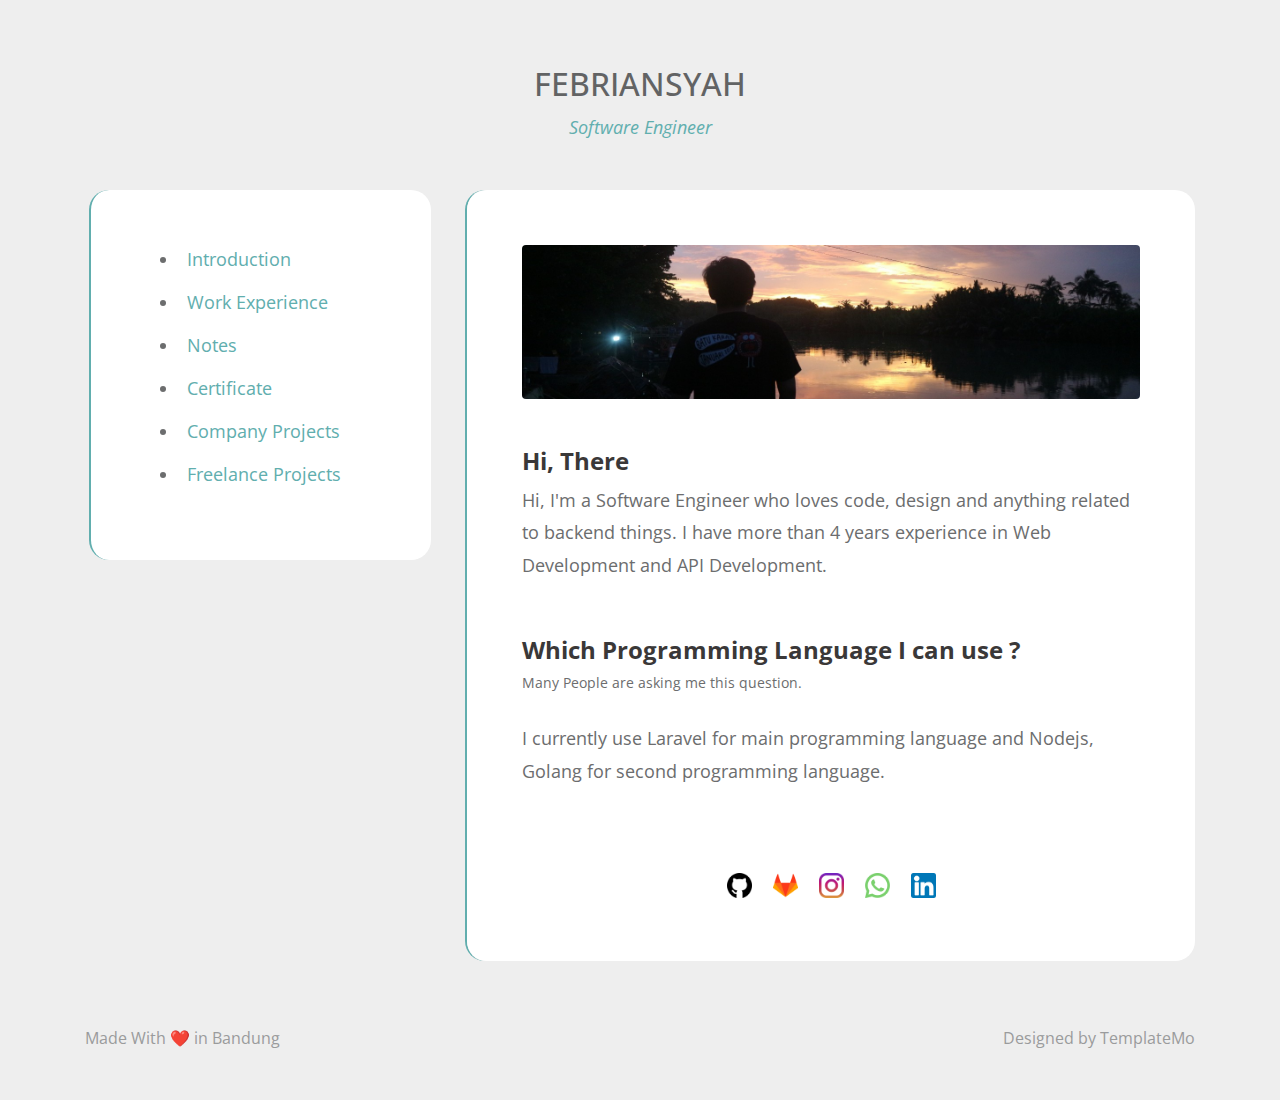
<file: index.html>
<!DOCTYPE html>
<html lang="en">

<head>
  <meta charset="UTF-8" />
  <meta name="viewport" content="width=device-width, initial-scale=1.0" />
  <meta http-equiv="X-UA-Compatible" content="ie=edge" />
  <title>Portofolio Febriansyah</title>

  <link rel="stylesheet" href="https://fonts.googleapis.com/css?family=Open+Sans:400,600" />
  <link rel="stylesheet" href="css/bootstrap.min.css" />
  <link rel="stylesheet" href="css/templatemo-style.css" />
  <!--
Verticard Template
https://templatemo.com/tm-533-verticard
-->
</head>

<body>
  <div class="tm-page-container mx-auto">
    <header class="tm-header text-center">
      <h1 class="tm-title text-uppercase">Febriansyah</h1>
      <p class="tm-primary-color"><i>Software Engineer</i></p>
    </header>
    
    <div class="container">
      <div class="row">
        <div class="col-lg-4">
          <div class="row mr-1 ml-1 mb-5 bg-white pt-5 pb-5 pl-5" style="border-radius:20px; border-left:2px solid #61AEAE">
            <ul>
              <li class="p-2">
                <a style="color:#61AEAE;" href="index.html">Introduction</a>
              </li>
              <li class="p-2">
                <a style="color:#61AEAE;" href="work-experience.html">Work Experience</a>
              </li>
              <li class="p-2">
                <a style="color:#61AEAE;" href="programmer-notes.html">Notes</a>
              </li>
              <li class="p-2">
                <a style="color:#61AEAE;" href="certificate.html">Certificate</a>
              </li>
              <li class="p-2">
                <a style="color:#61AEAE;" href="featured-projects.html">Company Projects</a>
              </li>
              <li class="p-2">
                <a style="color:#61AEAE;" href="freelance-projects.html">Freelance Projects</a>
              </li>
            </ul>
          </div>
        </div>
        <div class="col-lg-8">
          <section class="tm-section" style="border-radius:20px; border-left:2px solid #61AEAE">
            <div class="tm-content-container">
              <div class="tm-content">
      
                <img src="img/images/feb.jpeg" class="rounded mb-5" width="100%" alt="">
      
                <h2 class="tm-page-title"><strong>Hi, There</strong></h2>
                <p class="mb-4">
                  Hi, I'm a Software Engineer who loves code, design and anything related to backend things. I have more than
                  4 years experience in Web Development and API Development.
                </p>
                <br>
                <span class="tm-page-title"><strong>Which Programming Language I can use ?</strong></span><br>
                <small>Many People are asking me this question.</small>
                <br><br>
                <p class="mb-4">
                  I currently use Laravel for main programming language and Nodejs, Golang for second programming language.
                </p>
                <br><br>
                <center>
                  <a href="https://github.com/zyfor90">
                    <img src="img/socmed/github.png" alt="Image" class="m-2" width="25px" height="25px" />
                  </a>
                  <a href="https://gitlab.com/zyfor90">
                    <img src="img/socmed/gitlab.png" alt="Image" class="m-2" width="25px" height="25px" />
                  </a>
                  <a href="https://instagram.com/febriansyah191919">
                    <img src="img/socmed/instagram.png" alt="Image" class="m-2" width="25px" height="25px" />
                  </a>
                  <a href="https://api.whatsapp.com/send?phone=6289656149948">
                    <img src="img/socmed/whatsapp.png" alt="Image" class="m-2" width="25px" height="25px" />
                  </a>
                  <a href="https://www.linkedin.com/in/febriansyah-a87a801a5/">
                    <img src="img/socmed/linkedin.png" alt="Image" class="m-2" width="25px" height="25px" />
                  </a>
                </center>
              </div>
            </div>
          </section>
        </div>
      </div>

      <div class="row">
        <div class="col-lg-12">
            <div class="div footer-center">
              <footer>  
                <span>Made With ❤️ in Bandung</span>
                <span>Designed by TemplateMo</span>
              </footer>
            </div>
        </div>
      </div>
    </div>

  </div>
</body>

</html>
</file>
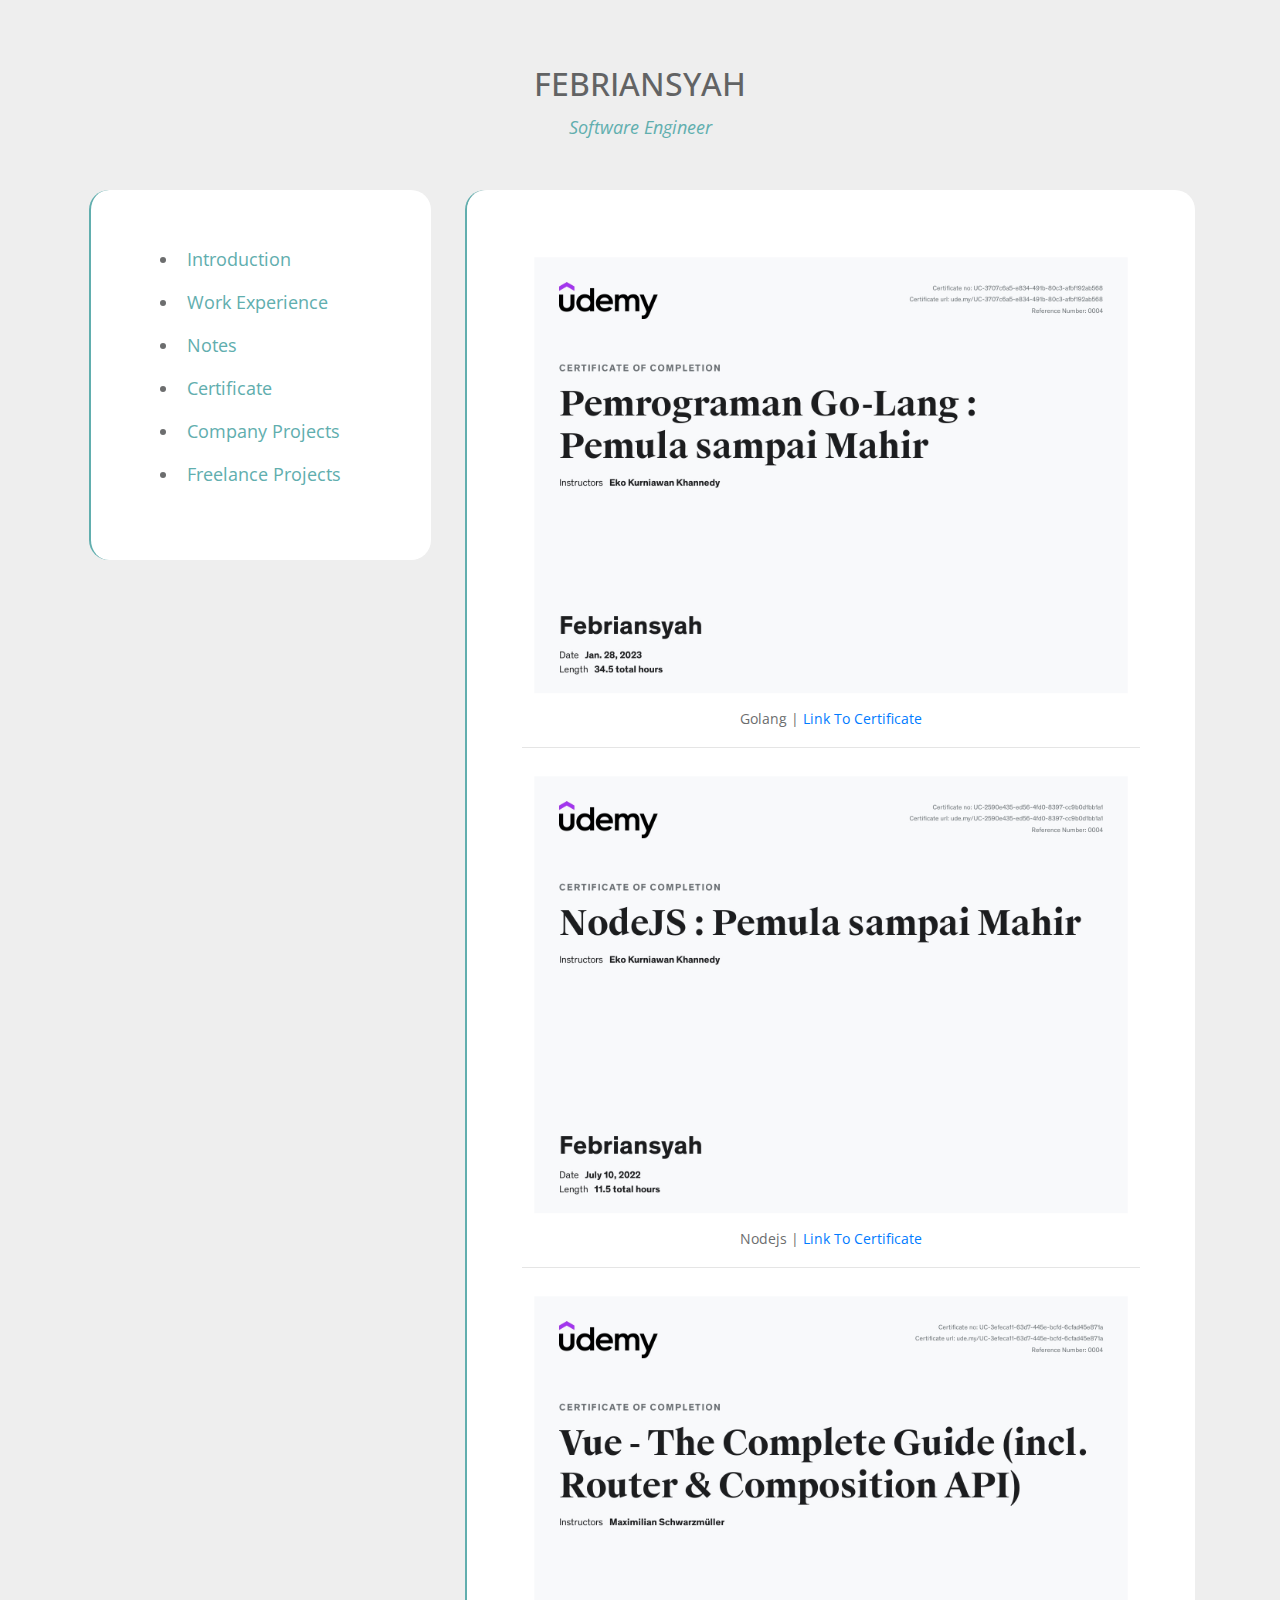
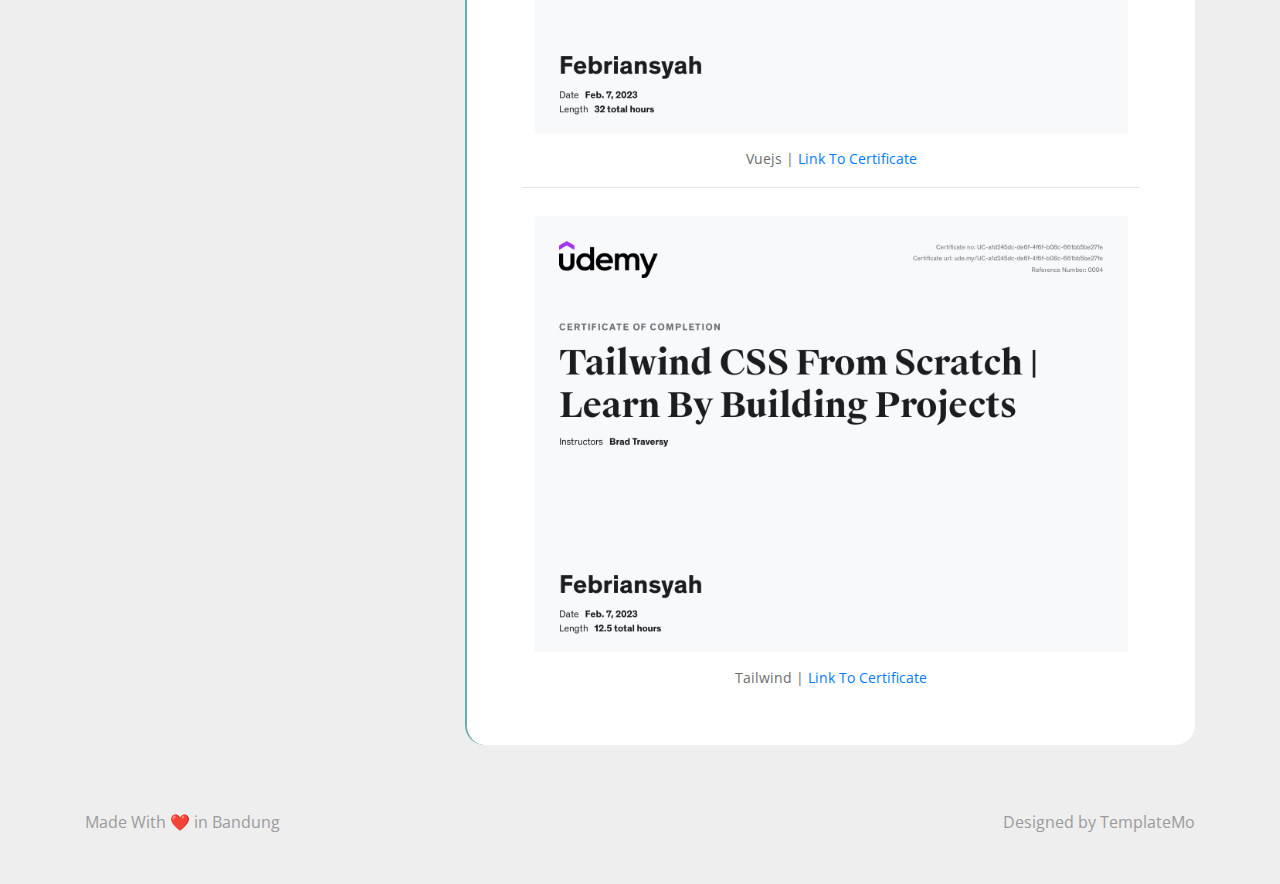
<file: certificate.html>
<!DOCTYPE html>
<html lang="en">

<head>
  <meta charset="UTF-8" />
  <meta name="viewport" content="width=device-width, initial-scale=1.0" />
  <meta http-equiv="X-UA-Compatible" content="ie=edge" />
  <title>Portofolio Febriansyah</title>

  <link rel="stylesheet" href="https://fonts.googleapis.com/css?family=Open+Sans:400,600" />
  <link rel="stylesheet" href="css/bootstrap.min.css" />
  <link rel="stylesheet" href="css/templatemo-style.css" />
  <!--
Verticard Template
https://templatemo.com/tm-533-verticard
-->
</head>

<body>
  <div class="tm-page-container mx-auto">
    <header class="tm-header text-center">
      <h1 class="tm-title text-uppercase">Febriansyah</h1>
      <p class="tm-primary-color"><i>Software Engineer</i></p>
    </header>
    
    <div class="container">
      <div class="row">
        <div class="col-lg-4">
          <div class="row mr-1 ml-1 mb-5 bg-white pt-5 pb-5 pl-5" style="border-radius:20px; border-left:2px solid #61AEAE">
            <ul>
              <li class="p-2">
                <a style="color:#61AEAE;" href="index.html">Introduction</a>
              </li>
              <li class="p-2">
                <a style="color:#61AEAE;" href="work-experience.html">Work Experience</a>
              </li>
              <li class="p-2">
                <a style="color:#61AEAE;" href="programmer-notes.html">Notes</a>
              </li>
              <li class="p-2">
                <a style="color:#61AEAE;" href="certificate.html">Certificate</a>
              </li>
              <li class="p-2">
                <a style="color:#61AEAE;" href="featured-projects.html">Company Projects</a>
              </li>
              <li class="p-2">
                <a style="color:#61AEAE;" href="freelance-projects.html">Freelance Projects</a>
              </li>
            </ul>
          </div>
        </div>
        <div class="col-lg-8">
          <section class="tm-section" style="border-radius:20px; border-left:2px solid #61AEAE">
            <div class="tm-content-container">
              <div class="tm-content">
                <img width="100%" src="img/certificate/golang.jpg" alt="" srcset="">
                <center><strong><small>Golang | <a href="https://www.udemy.com/certificate/UC-3707c6a5-e834-491b-80c3-afbf192ab568/">Link To Certificate</a> </small></strong></center>
                <hr>
                <img width="100%" src="img/certificate/nodejs.jpg" alt="" srcset="">
                <center><strong><small>Nodejs | <a href="https://www.udemy.com/certificate/UC-2590e435-ed56-4fd0-8397-cc9b0d1bb1a1/">Link To Certificate</a></small></strong></center>
                <hr>
                <img width="100%" src="img/certificate/vuejs.jpg" alt="" srcset="">
                <center><strong><small>Vuejs | <a href="https://www.udemy.com/certificate/UC-3efeca11-63d7-445e-bcfd-6cfad45e871a/">Link To Certificate</a></small></strong></center>
                <hr>
                <img width="100%" src="img/certificate/tailwind.jpg" alt="" srcset="">
                <center><strong><small>Tailwind | <a href="https://www.udemy.com/certificate/UC-a1d245dc-de6f-4f6f-b08c-661bb5be27fe/">Link To Certificate</a></small></strong></center>
              </div>
            </div>
          </section>
        </div>
      </div>

      <div class="row">
        <div class="col-lg-12">
            <div class="div footer-center">
              <footer>  
                <span>Made With ❤️ in Bandung</span>
                <span>Designed by TemplateMo</span>
              </footer>
            </div>
        </div>
      </div>
    </div>

  </div>
</body>

</html>
</file>
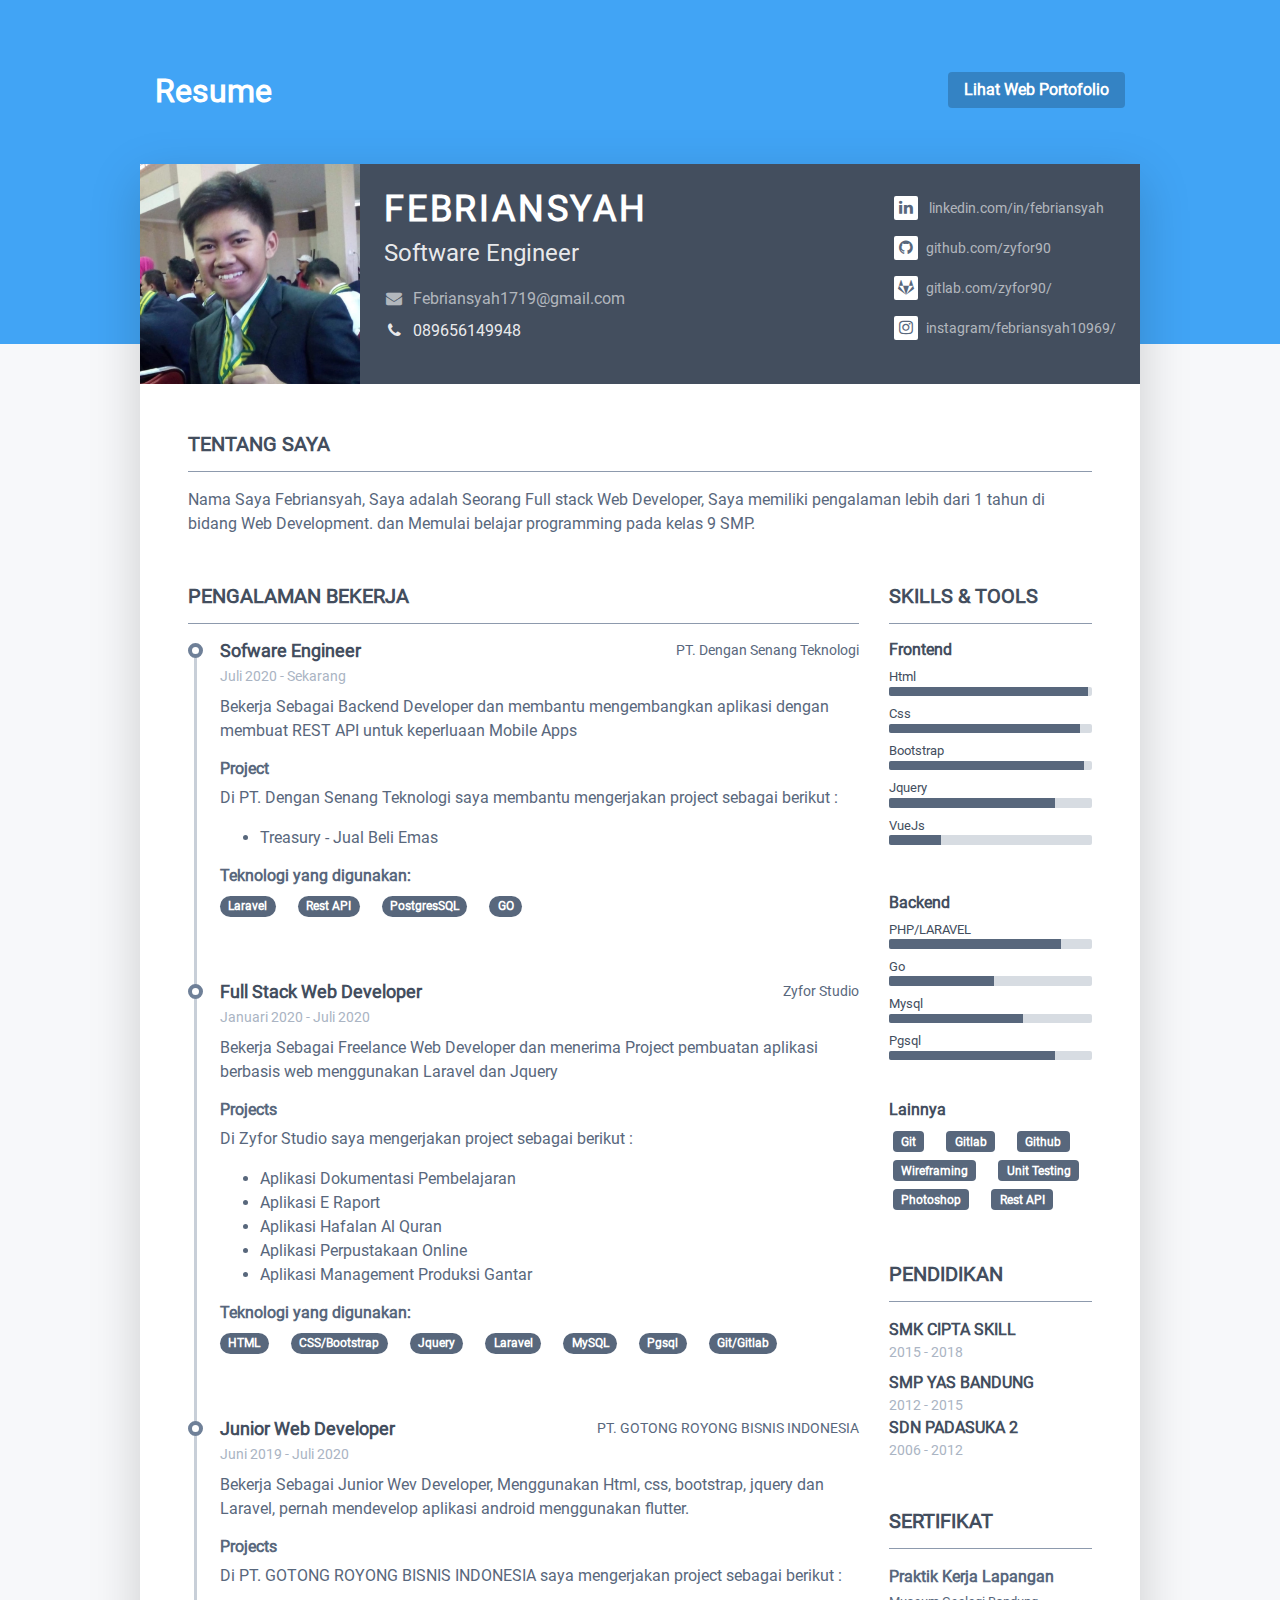
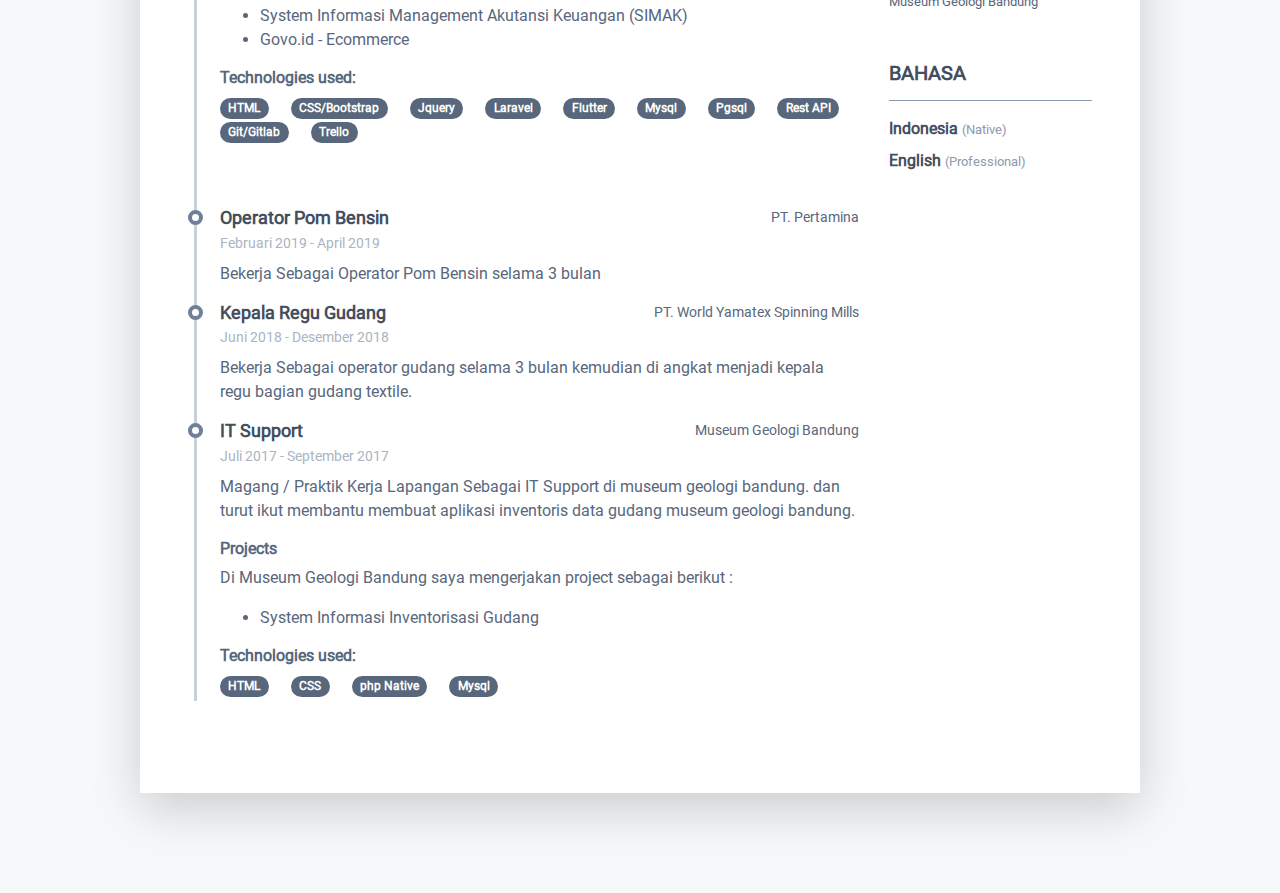
<file: cv.html>
<!DOCTYPE html>
<html lang="en" dir="ltr">
	<head>
		<meta charset="utf-8">
		<meta name="viewport" content="width=device-width, initial-scale=1.0">
		<title>ZyforFx</title>
		<link rel="stylesheet" href="assets/css/bootstrap.css">
		<link rel="stylesheet" href="assets/css/style.css">
		<link rel="stylesheet" href="assets/css/helper.css">
    	<link rel="stylesheet" href="https://maxcdn.bootstrapcdn.com/font-awesome/4.7.0/css/font-awesome.min.css">
		<link rel="icon" type="image/png" sizes="96x96" href="assets/website_logo/favicon.png">
	</head>
	<body>

	<!-- Navigation -->
	<!-- <nav id="navbar_top" class="navbar navbar-expand-lg navbar-light p-1  bg-bluee">
		<div class="container-fluid"> -->
			<!-- <a class="" href="index.html"><img src="assets/website_logo/zyfor-dark.png" width="140px" height="40px" alt=""></a> -->
			<!-- <div class="collapse navbar-collapse" id="">
				<ul class="navbar-nav">
					<li class="nav-item">
						<a class="zyfor-menu page-scroll" href="https://gitlab.com/zyfor90" target="_blank"><i class="fa fa-gitlab text-white"></i></a>
					</li>
					<li class="nav-item">
						<a class="zyfor-menu page-scroll" href="https://github.com/zyfor90" target="_blank"><i class="fa fa-github text-white"></i></a>
					</li>
					<li class="nav-item">
						<a class="zyfor-menu page-scroll" href="https://instagram.com/febriansyah10969" target="_blank"><i class="fa fa-instagram text-white"></i></a>
					</li>
				</ul>
			</div> -->
			<!-- <button class="navbar-toggler" type="button" data-toggle="collapse" data-target="#navbarResponsive" aria-controls="navbarResponsive" aria-expanded="false" aria-label="Toggle navigation">
					<span class="navbar-toggler-icon"></span>
			</button>
			<div class="collapse navbar-collapse" id="navbarResponsive">
				<ul class="navbar-nav ml-auto ">
				<li class="nav-item">
					<a class="zyfor-menu page-scroll" href="index.html"><i class="fa fa-home text-white"></i></a>
				</li>
				<li class="nav-item">
					<a class="zyfor-menu page-scroll"  href="https://www.linkedin.com/in/febriansyah-a87a801a5/">LinkedIn</a>
				</li>
				<li class="nav-item">
					<a class="zyfor-menu page-scroll"  href="https://gitlab.com/zyfor90">Gitlab</a>
				</li>
				</ul>
			</div>
		</div>
	</nav> -->
	<!-- End Navigation -->

	<!-- Carousel-->
	<!-- <div  id="home" style="margin-top:60px"> -->
	<div id="home">
		<header class="bg-light-bluee auto">
		  <div class="container pt-4 h-25">
		    <!-- <div class="row">
				<div class="col-lg-12 pt-5 pb-5" style="height: 360px;">
				</div>
		    </div> -->
			<div class="header-intro header-intro-resume theme-bg-primary text-white py-5">
				<div class="container position-relative">
					<h2 class="page-heading mb-3">Resume</h2>
					<a class="btn theme-btn-on-bg download-resume position-absolute font-weight-bold mx-auto" href="index.html"><!-- <i class="fas fa-download mr-2"></i> -->Lihat Web Portofolio</a>
				</div><!--//container-->
			</div>
		  </div>
		</header>
		<article class="resume-wrapper text-center position-relative">
			<div class="resume-wrapper-inner mx-auto text-left bg-white shadow-lg">
				<header class="resume-header pt-4 pt-md-0">
					<div class="media flex-column flex-md-row">
						<img class="mr-3 img-fluid picture mx-auto" src="assets/website_logo/homescreen.jpg" alt="">
						<div class="media-body p-4 d-flex flex-column flex-md-row mx-auto mx-lg-0">
							<div class="primary-info">
								<h1 class="name mt-0 mb-1 text-white text-uppercase text-uppercase">Febriansyah</h1>
								<div class="title mb-3">Software Engineer</div>
								<ul class="list-unstyled">
									<li class="mb-2"><a href="#"><i class="fa fa-envelope fa-fw mr-2" data-fa-transform="grow-3"></i>Febriansyah1719@gmail.com</a></li>
									<li class="mb-2"><i class="fa fa-phone fa-fw mr-2" data-fa-transform="grow-6"></i>089656149948</a></li>
								</ul>
							</div><!--//primary-info-->
							<div class="secondary-info ml-md-auto mt-2">
								<ul class="resume-social list-unstyled">
									<li class="mb-3"><span class="fa-container text-center mr-2"><a href="#"><i class="fa fa-linkedin fa-fw text-dark"></i></span> linkedin.com/in/febriansyah</a></li>
									<li class="mb-3"><span class="fa-container text-center mr-2"><a href="#"><i class="fa fa-github fa-fw text-dark"></i></span>github.com/zyfor90</a></li>
									<li class="mb-3"><span class="fa-container text-center mr-2"><a href="#"><i class="fa fa-gitlab fa-fw text-dark"></i></span>gitlab.com/zyfor90/</a></li>
									<li class="mb-3"><span class="fa-container text-center mr-2"><a href="#"><i class="fa fa-instagram fa-fw text-dark"></i></span>instagram/febriansyah10969/</a></li>
								</ul>
							</div><!--//secondary-info-->
							
						</div><!--//media-body-->
					</div><!--//media-->
				</header>
				<div class="resume-body p-5">
					<section class="resume-section summary-section mb-5">
						<h2 class="resume-section-title text-uppercase font-weight-bold pb-3 mb-3">Tentang Saya</h2>
						<div class="resume-section-content">
							<p class="mb-0">Nama Saya Febriansyah, Saya adalah Seorang Full stack Web Developer, Saya memiliki pengalaman lebih dari 1 tahun di bidang Web Development. dan Memulai belajar programming pada kelas 9 SMP.</p>
						</div>
					</section><!--//summary-section-->
					<div class="row">
						<div class="col-lg-9">
							<section class="resume-section experience-section mb-5">
								<h2 class="resume-section-title text-uppercase font-weight-bold pb-3 mb-3">Pengalaman Bekerja</h2>
								<div class="resume-section-content">
									<div class="resume-timeline position-relative">
										<article class="resume-timeline-item position-relative pb-5">
											
											<div class="resume-timeline-item-header mb-2">
												<div class="d-flex flex-column flex-md-row">
													<h3 class="resume-position-title font-weight-bold mb-1">Sofware Engineer</h3>
													<div class="resume-company-name ml-auto">PT. Dengan Senang Teknologi</div>
												</div><!--//row-->
												<div class="resume-position-time">Juli 2020 - Sekarang</div>
											</div><!--//resume-timeline-item-header-->
											<div class="resume-timeline-item-desc">
												<p>Bekerja Sebagai Backend Developer dan membantu mengembangkan aplikasi dengan membuat REST API untuk keperluaan Mobile Apps </p>
												<h4 class="resume-timeline-item-desc-heading font-weight-bold">Project</h4>
												<p>Di PT. Dengan Senang Teknologi saya membantu mengerjakan project sebagai berikut :</p>
												<ul>
													<li>Treasury - Jual Beli Emas</li>
												</ul>
												<h4 class="resume-timeline-item-desc-heading font-weight-bold">Teknologi yang digunakan:</h4>
												<ul class="list-inline">
													<li class="list-inline-item"><span class="badge badge-secondary badge-pill">Laravel</span></li>
													<li class="list-inline-item"><span class="badge badge-secondary badge-pill">Rest API</span></li>
													<li class="list-inline-item"><span class="badge badge-secondary badge-pill">PostgresSQL</span></li>
													<li class="list-inline-item"><span class="badge badge-secondary badge-pill">GO</span></li>
													<!-- <li class="list-inline-item"><span class="badge badge-secondary badge-pill">HTML/SASS</span></li>
													<li class="list-inline-item"><span class="badge badge-secondary badge-pill">PostgresSQL</span></li> -->
												</ul>
											</div><!--//resume-timeline-item-desc-->
	
										</article><!--//resume-timeline-item-->
										
										<article class="resume-timeline-item position-relative pb-5">
											
											<div class="resume-timeline-item-header mb-2">
												<div class="d-flex flex-column flex-md-row">
													<h3 class="resume-position-title font-weight-bold mb-1">Full Stack Web Developer</h3>
													<div class="resume-company-name ml-auto">Zyfor Studio</div>
												</div><!--//row-->
												<div class="resume-position-time">Januari 2020 - Juli 2020</div>
											</div><!--//resume-timeline-item-header-->
											<div class="resume-timeline-item-desc">
												<p>Bekerja Sebagai Freelance Web Developer dan menerima Project pembuatan aplikasi berbasis web menggunakan Laravel dan Jquery</p>
												<h4 class="resume-timeline-item-desc-heading font-weight-bold">Projects</h4>
												<p>Di Zyfor Studio saya mengerjakan project sebagai berikut :</p>
												<ul>
													<li>Aplikasi Dokumentasi Pembelajaran</li>
													<li>Aplikasi E Raport</li>
													<li>Aplikasi Hafalan Al Quran</li>
													<li>Aplikasi Perpustakaan Online</li>
													<li>Aplikasi Management Produksi Gantar</li>
												</ul>
												<h4 class="resume-timeline-item-desc-heading font-weight-bold">Teknologi yang digunakan:</h4>
												<ul class="list-inline">
													<li class="list-inline-item"><span class="badge badge-secondary badge-pill">HTML</span></li>
													<li class="list-inline-item"><span class="badge badge-secondary badge-pill">CSS/Bootstrap</span></li>
													<li class="list-inline-item"><span class="badge badge-secondary badge-pill">Jquery</span></li>
													<li class="list-inline-item"><span class="badge badge-secondary badge-pill">Laravel</span></li>
													<li class="list-inline-item"><span class="badge badge-secondary badge-pill">MySQL</span></li>
													<li class="list-inline-item"><span class="badge badge-secondary badge-pill">Pgsql</span></li>
													<li class="list-inline-item"><span class="badge badge-secondary badge-pill">Git/Gitlab</span></li>
												</ul>
											</div><!--//resume-timeline-item-desc-->
	
										</article><!--//resume-timeline-item-->
										
										<article class="resume-timeline-item position-relative pb-5">
											
											<div class="resume-timeline-item-header mb-2">
												<div class="d-flex flex-column flex-md-row">
													<h3 class="resume-position-title font-weight-bold mb-1">Junior Web Developer</h3>
													<div class="resume-company-name ml-auto">PT. GOTONG ROYONG BISNIS INDONESIA</div>
												</div><!--//row-->
												<div class="resume-position-time">Juni 2019 - Juli 2020</div>
											</div><!--//resume-timeline-item-header-->
											<div class="resume-timeline-item-desc">
												<p>Bekerja Sebagai Junior Wev Developer, Menggunakan Html, css, bootstrap, jquery dan Laravel, pernah mendevelop aplikasi android menggunakan flutter.</p>
												<h4 class="resume-timeline-item-desc-heading font-weight-bold">Projects</h4>
												<p>Di PT. GOTONG ROYONG BISNIS INDONESIA saya mengerjakan project sebagai berikut :</p>
												<ul>
													<li>System Informasi Management Akutansi Keuangan (SIMAK)</li>
													<li>Govo.id - Ecommerce</li>
												</ul>
												<h4 class="resume-timeline-item-desc-heading font-weight-bold">Technologies used:</h4>
												<ul class="list-inline">
													<li class="list-inline-item"><span class="badge badge-secondary badge-pill">HTML</span></li>
													<li class="list-inline-item"><span class="badge badge-secondary badge-pill">CSS/Bootstrap</span></li>
													<li class="list-inline-item"><span class="badge badge-secondary badge-pill">Jquery</span></li>
													<li class="list-inline-item"><span class="badge badge-secondary badge-pill">Laravel</span></li>
													<li class="list-inline-item"><span class="badge badge-secondary badge-pill">Flutter</span></li>
													<li class="list-inline-item"><span class="badge badge-secondary badge-pill">Mysql</span></li>
													<li class="list-inline-item"><span class="badge badge-secondary badge-pill">Pgsql</span></li>
													<li class="list-inline-item"><span class="badge badge-secondary badge-pill">Rest API</span></li>
													<li class="list-inline-item"><span class="badge badge-secondary badge-pill">Git/Gitlab</span></li>
													<li class="list-inline-item"><span class="badge badge-secondary badge-pill">Trello</span></li>
												</ul>
											</div><!--//resume-timeline-item-desc-->
	
										</article><!--//resume-timeline-item-->
										
										<article class="resume-timeline-item position-relative">
											
											<div class="resume-timeline-item-header mb-2">
												<div class="d-flex flex-column flex-md-row">
													<h3 class="resume-position-title font-weight-bold mb-1">Operator Pom Bensin<small class="text-muted"></small></h3>
													<div class="resume-company-name ml-auto">PT. Pertamina</div>
												</div><!--//row-->
												<div class="resume-position-time">Februari 2019 - April 2019</div>
											</div><!--//resume-timeline-item-header-->
											<div class="resume-timeline-item-desc">
											<p>Bekerja Sebagai Operator Pom Bensin selama 3 bulan </p>
											</div>
										</article><!--//resume-timeline-item-->
										
										<article class="resume-timeline-item position-relative">
											
											<div class="resume-timeline-item-header mb-2">
												<div class="d-flex flex-column flex-md-row">
													<h3 class="resume-position-title font-weight-bold mb-1">Kepala Regu Gudang</small></h3>
													<div class="resume-company-name ml-auto">PT. World Yamatex Spinning Mills</div>
												</div><!--//row-->
												<div class="resume-position-time">Juni 2018 - Desember 2018</div>
											</div><!--//resume-timeline-item-header-->
											<div class="resume-timeline-item-desc">
												<p>Bekerja Sebagai operator gudang selama 3 bulan kemudian di angkat menjadi kepala regu bagian gudang textile.</p>
											</div><!--//resume-timeline-item-desc-->
	
										</article><!--//resume-timeline-item-->

										<article class="resume-timeline-item position-relative">
											
											<div class="resume-timeline-item-header mb-2">
												<div class="d-flex flex-column flex-md-row">
													<h3 class="resume-position-title font-weight-bold mb-1">IT Support</small></h3>
													<div class="resume-company-name ml-auto">Museum Geologi Bandung</div>
												</div><!--//row-->
												<div class="resume-position-time">Juli 2017 - September 2017</div>
											</div><!--//resume-timeline-item-header-->
											<div class="resume-timeline-item-desc">
												<p>Magang / Praktik Kerja Lapangan Sebagai IT Support di museum geologi bandung. dan turut ikut membantu membuat aplikasi inventoris data gudang museum geologi bandung.</p>
												<h4 class="resume-timeline-item-desc-heading font-weight-bold">Projects</h4>
												<p>Di Museum Geologi Bandung saya mengerjakan project sebagai berikut :</p>
												<ul>
													<li>System Informasi Inventorisasi Gudang</li>
												</ul>
												<h4 class="resume-timeline-item-desc-heading font-weight-bold">Technologies used:</h4>
												<ul class="list-inline">
													<li class="list-inline-item"><span class="badge badge-secondary badge-pill">HTML</span></li>
													<li class="list-inline-item"><span class="badge badge-secondary badge-pill">CSS</span></li>
													<li class="list-inline-item"><span class="badge badge-secondary badge-pill">php Native</span></li>
													<li class="list-inline-item"><span class="badge badge-secondary badge-pill">Mysql</span></li>
												</ul>
											</div><!--//resume-timeline-item-desc-->
	
										</article><!--//resume-timeline-item-->
									</div><!--//resume-timeline-->
									
									
									
									
									
									
								</div>
							</section><!--//experience-section-->
						</div>
						<div class="col-lg-3">
							<section class="resume-section skills-section mb-5">
								<h2 class="resume-section-title text-uppercase font-weight-bold pb-3 mb-3">Skills &amp; Tools</h2>
								<div class="resume-section-content">
									<div class="resume-skill-item">
										<h4 class="resume-skills-cat font-weight-bold">Frontend</h4>
										<ul class="list-unstyled mb-4">
											<li class="mb-2">
												<div class="resume-skill-name">Html</div>
												<div class="progress resume-progress">
													<div class="progress-bar theme-progress-bar-dark" role="progressbar" style="width: 98%" aria-valuenow="25" aria-valuemin="0" aria-valuemax="100"></div>
												</div>
											</li>
											<li class="mb-2">
												<div class="resume-skill-name">Css</div>
												<div class="progress resume-progress">
													<div class="progress-bar theme-progress-bar-dark" role="progressbar" style="width: 94%" aria-valuenow="25" aria-valuemin="0" aria-valuemax="100"></div>
												</div>
											</li>
											<li class="mb-2">
												<div class="resume-skill-name">Bootstrap</div>
												<div class="progress resume-progress">
													<div class="progress-bar theme-progress-bar-dark" role="progressbar" style="width: 96%" aria-valuenow="25" aria-valuemin="0" aria-valuemax="100"></div>
												</div>
											</li>
											
											<li class="mb-2">
												<div class="resume-skill-name">Jquery</div>
												<div class="progress resume-progress">
													<div class="progress-bar theme-progress-bar-dark" role="progressbar" style="width: 82%" aria-valuenow="25" aria-valuemin="0" aria-valuemax="100"></div>
												</div>
											</li>
											<li class="mb-2">
												<div class="resume-skill-name">VueJs</div>
												<div class="progress resume-progress">
													<div class="progress-bar theme-progress-bar-dark" role="progressbar" style="width: 26%" aria-valuenow="25" aria-valuemin="0" aria-valuemax="100"></div>
												</div>
											</li>
										</ul>
									</div><!--//resume-skill-item-->
									<br>
									<div class="resume-skill-item">
										<h4 class="resume-skills-cat font-weight-bold">Backend</h4>
										<ul class="list-unstyled">
											<li class="mb-2">
												<div class="resume-skill-name">PHP/LARAVEL</div>
												<div class="progress resume-progress">
													<div class="progress-bar theme-progress-bar-dark" role="progressbar" style="width: 85%" aria-valuenow="25" aria-valuemin="0" aria-valuemax="100"></div>
												</div>
											</li>
											<li class="mb-2">
												<div class="resume-skill-name">Go</div>
												<div class="progress resume-progress">
													<div class="progress-bar theme-progress-bar-dark" role="progressbar" style="width: 52%" aria-valuenow="25" aria-valuemin="0" aria-valuemax="100"></div>
												</div>
											</li>
											<li class="mb-2">
												<div class="resume-skill-name">Mysql</div>
												<div class="progress resume-progress">
													<div class="progress-bar theme-progress-bar-dark" role="progressbar" style="width: 66%" aria-valuenow="25" aria-valuemin="0" aria-valuemax="100"></div>
												</div>
											</li>
											<li class="mb-2">
												<div class="resume-skill-name">Pgsql</div>
												<div class="progress resume-progress">
													<div class="progress-bar theme-progress-bar-dark" role="progressbar" style="width: 82%" aria-valuenow="25" aria-valuemin="0" aria-valuemax="100"></div>
												</div>
											</li>
										</ul>
									</div><!--//resume-skill-item-->
									<br>
									<div class="resume-skill-item">
										<h4 class="resume-skills-cat font-weight-bold">Lainnya</h4>
										<ul class="list-inline">
											<li class=""><span class="badge badge-secondary text-white m-1">Git</span></li>
											<li class=""><span class="badge badge-secondary text-white m-1">Gitlab</span></li>
											<li class=""><span class="badge badge-secondary text-white m-1">Github</span></li>
											<li class=""><span class="badge badge-secondary text-white m-1">Wireframing</span></li>
											<li class=""><span class="badge badge-secondary text-white m-1">Unit Testing</span></li>
											<li class=""><span class="badge badge-secondary text-white m-1">Photoshop</span></li>
											<li class=""><span class="badge badge-secondary text-white m-1">Rest API</span></li>
										</ul>
									</div><!--//resume-skill-item-->
								</div><!--resume-section-content-->
							</section><!--//skills-section-->
							<section class="resume-section education-section mb-5">
								<h2 class="resume-section-title text-uppercase font-weight-bold pb-3 mb-3">Pendidikan</h2>
								<div class="resume-section-content">
									<ul class="list-unstyled">
										<li class="mb-2">
											<div class="resume-degree font-weight-bold">SMK CIPTA SKILL</div>
											<!-- <div class="resume-degree-org">Rekayasa Perangkat Lunak (RPL)</div> -->
											<div class="resume-degree-time">2015 - 2018</div>
										</li>
										<li>
											<div class="resume-degree font-weight-bold">SMP YAS BANDUNG</div>
											<!-- <div class="resume-degree-org">SMK YAS BANDUNG</div> -->
											<div class="resume-degree-time">2012 - 2015</div>
										</li>
										<li>
											<div class="resume-degree font-weight-bold">SDN PADASUKA 2</div>
											<!-- <div class="resume-degree-org">SMK YAS BANDUNG</div> -->
											<div class="resume-degree-time">2006 - 2012</div>
										</li>
									</ul>
								</div>
							</section><!--//education-section-->
							<section class="resume-section reference-section mb-5">
								<h2 class="resume-section-title text-uppercase font-weight-bold pb-3 mb-3">Sertifikat</h2>
								<div class="resume-section-content">
									<strong>Praktik Kerja Lapangan</strong><br>
									<small>Museum Geologi Bandung</small>
								</div>
							</section>
							<!-- //interests-section -->
							<section class="resume-section language-section mb-5">
								<h2 class="resume-section-title text-uppercase font-weight-bold pb-3 mb-3">Bahasa</h2>
								<div class="resume-section-content">
									<ul class="list-unstyled resume-lang-list">
										<li class="mb-2 align-middle"><span class="resume-lang-name font-weight-bold">Indonesia</span> <small class="text-muted font-weight-normal">(Native)</small></li>
										<li class="mb-2"><span class="resume-lang-name font-weight-bold">English</span> <small class="text-muted font-weight-normal">(Professional)</small></li>
										<!-- <li><span class="resume-lang-name font-weight-bold">Spanish</span> <small class="text-muted font-weight-normal">(Professional)</small></li> -->
									</ul>
								</div>
							</section>
						</div>
					</div><!--//row-->
				</div><!--//resume-body-->
				
				
			</div>
		</article>
	</div>



	</body>

	<script type="text/javascript" src="assets/js/jquery.min.js"></script>
	<script type="text/javascript" src="assets/js/bootstrap.min.js"></script>
	<script type="text/javascript" src="assets/js/style.js"></script>
	<script>
	$(function() { 
		$(document).on('click', '.zyfor-menu', function () {
			$('.zyfor-menu').removeClass('menu-active')
			$(this).addClass('menu-active');
		});
	});
	</script>

	</html>
</file>
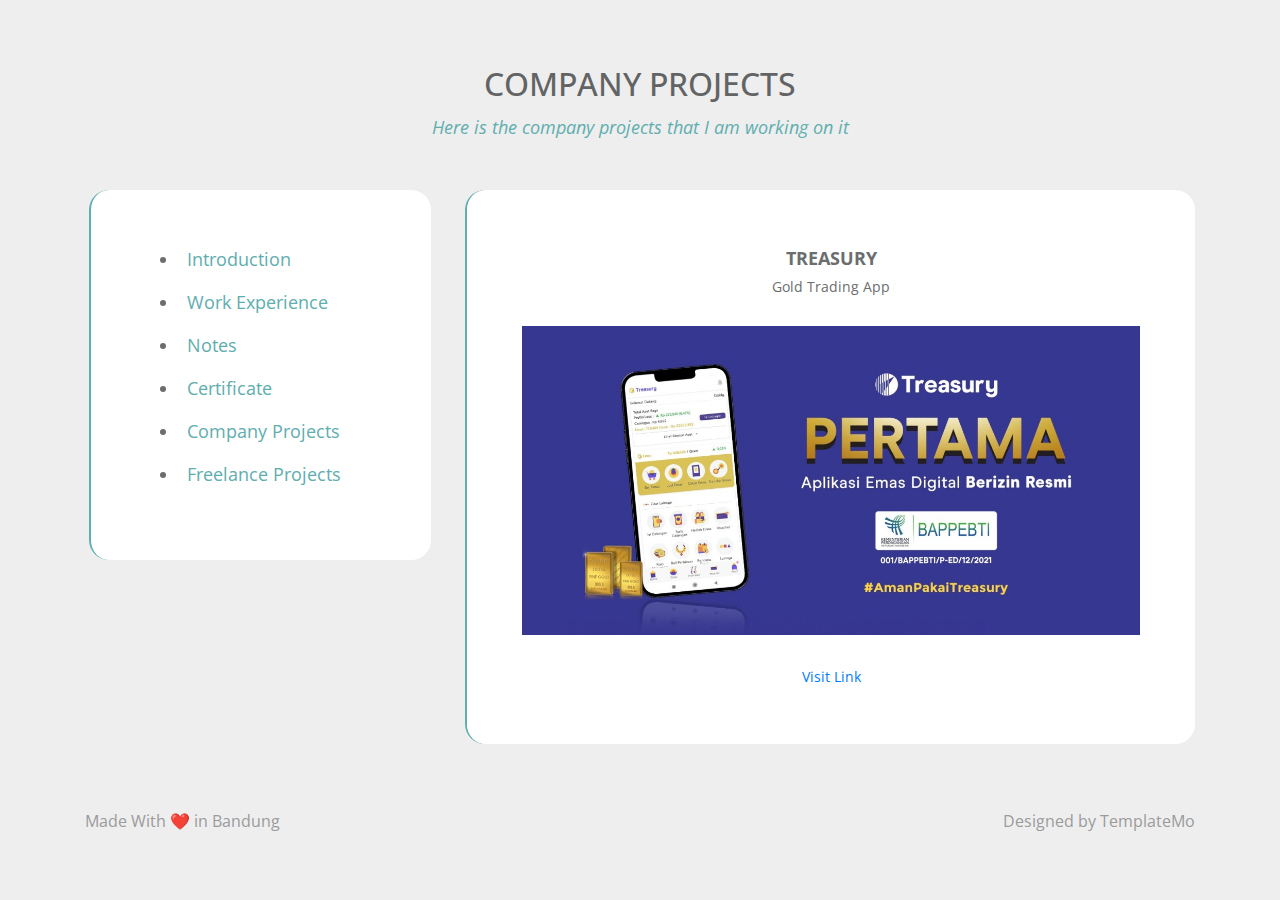
<file: featured-projects.html>
<!DOCTYPE html>
<html lang="en">

<head>
    <meta charset="UTF-8" />
    <meta name="viewport" content="width=device-width, initial-scale=1.0" />
    <meta http-equiv="X-UA-Compatible" content="ie=edge" />
    <title>Portofolio Febriansyah</title>

    <link rel="stylesheet" href="https://fonts.googleapis.com/css?family=Open+Sans:400,600" />
    <link rel="stylesheet" href="css/bootstrap.min.css" />
    <link rel="stylesheet" href="css/templatemo-style.css" />
<!--
Verticard Template
https://templatemo.com/tm-533-verticard

Template re-distribution is NOT allowed on any kind of download website. Thank you.

-->
</head>

<body>
    <div class="tm-page-container mx-auto">
        <header class="tm-header text-center">
            <h1 class="tm-title text-uppercase">Company Projects</h1>
            <p class="tm-primary-color"><i>Here is the company projects that I am working on it</i></p>
        </header>

        <div class="container">
            <div class="row">
                <div class="col-lg-4">
                    <div class="row mr-1 ml-1 mb-5 bg-white pt-5 pb-5 pl-5" style="border-radius:20px; border-left:2px solid #61AEAE">
                        <ul>
                            <li class="p-2">
                              <a style="color:#61AEAE;" href="index.html">Introduction</a>
                            </li>
                            <li class="p-2">
                              <a style="color:#61AEAE;" href="work-experience.html">Work Experience</a>
                            </li>
                            <li class="p-2">
                              <a style="color:#61AEAE;" href="programmer-notes.html">Notes</a>
                            </li>
                            <li class="p-2">
                              <a style="color:#61AEAE;" href="certificate.html">Certificate</a>
                            </li>
                            <li class="p-2">
                              <a style="color:#61AEAE;" href="featured-projects.html">Company Projects</a>
                            </li>
                            <li class="p-2">
                              <a style="color:#61AEAE;" href="freelance-projects.html">Freelance Projects</a>
                            </li>
                        </ul>
                    </div>
                  </div>
              <div class="col-lg-8">
                  <section class="tm-section" style="border-radius:20px; border-left:2px solid #61AEAE">
                      <div class="tm-content-container">
                        <div class="tm-content">
                          <div class="row">
                              
                              <div class="col-lg-12 col-lg-12">
                                  <div class="row">
                                        <div class="col-lg-12">
                                            <center>
                                                <strong>TREASURY</strong>
                                                <br>
                                                <strong><small>Gold Trading App</small></strong>
                                            </center>
                                            <br>
                                            <img class="rounded-0" width="100%" src="img/images/trs.jpg" alt="">
                                            <br><br>
                                            <center>
                                                <small>
                                                    <a href="https://treasury.id">
                                                        Visit Link
                                                    </a>
                                                </small>
                                            </center>
                                        </div>
                                  </div>
                              </div>

          
                              <!-- <div class="col-lg-12 col-lg-12 mb-5">
                                  <div class="row">
                                      <div class="col-lg-6">
                                              <a href="https://simak.goyong.biz/">
                                                  <img class="rounded-0" width="100%" height="140px" src="img/images/govo.jpg" alt="">
                                              </a>
                                          </div>
                                      <div class="col-lg-6">
                                          <strong>Simak</strong> <br>
                                          <small>Website Enterprice Accounting</small>
                                          <hr>
                                          <img src="/assets/logo/laravel.png" width="30px" class="mr-1" alt="">
                                          <img src="/assets/logo/jquery.png" width="30px" class="mr-1" alt="">
                                          <img src="/assets/logo/bootstrap.png" width="30px" class="mr-1" alt="">
                                          <img src="/assets/logo/pgsql.png" width="30px" class="mr-1" alt="">
                                          <img src="/assets/logo/git.png" width="30px" class="mr-1" alt="">
                                          <img src="/assets/logo/nginx.png" width="30px" class="mr-1" alt="">
                                      </div>
                                  </div>
                              </div>   -->
          
                          </div>
                        </div>
                      </div>
                  </section>
              </div>
            </div>

            <div class="row">
                <div class="col-lg-12">
                    <div class="div footer-center">
                      <footer>  
                        <span>Made With ❤️ in Bandung</span>
                        <span>Designed by TemplateMo</span>
                      </footer>
                    </div>
                </div>
            </div>
          </div>


    </div>
</body>

</html>
</file>
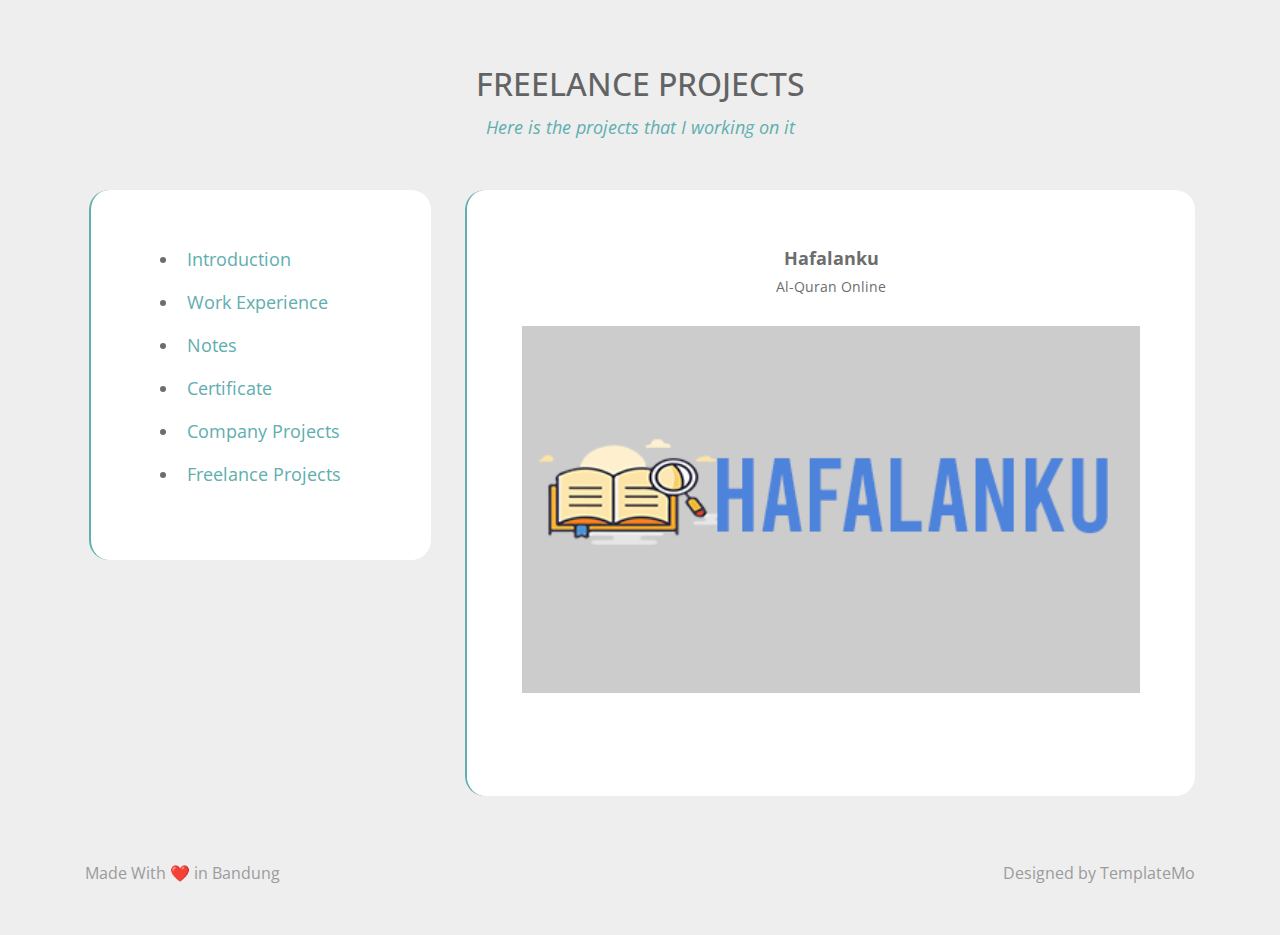
<file: freelance-projects.html>
<!DOCTYPE html>
<html lang="en">

<head>
    <meta charset="UTF-8" />
    <meta name="viewport" content="width=device-width, initial-scale=1.0" />
    <meta http-equiv="X-UA-Compatible" content="ie=edge" />
    <title>Portofolio Febriansyah</title>

    <link rel="stylesheet" href="https://fonts.googleapis.com/css?family=Open+Sans:400,600" />
    <link rel="stylesheet" href="css/bootstrap.min.css" />
    <link rel="stylesheet" href="css/templatemo-style.css" />
<!--
Verticard Template
https://templatemo.com/tm-533-verticard

Template re-distribution is NOT allowed on any kind of download website. Thank you.

-->
</head>

<body>
    <div class="tm-page-container mx-auto">
        <header class="tm-header text-center">
            <h1 class="tm-title text-uppercase">Freelance Projects</h1>
            <p class="tm-primary-color"><i>Here is the projects that I working on it</i></p>
        </header>

        <div class="container">
          <div class="row">
              <div class="col-lg-4">
                  <div class="row mr-1 ml-1 mb-5 bg-white pt-5 pb-5 pl-5" style="border-radius:20px; border-left:2px solid #61AEAE">
                    <ul>
                      <li class="p-2">
                        <a style="color:#61AEAE;" href="index.html">Introduction</a>
                      </li>
                      <li class="p-2">
                        <a style="color:#61AEAE;" href="work-experience.html">Work Experience</a>
                      </li>
                      <li class="p-2">
                        <a style="color:#61AEAE;" href="programmer-notes.html">Notes</a>
                      </li>
                      <li class="p-2">
                        <a style="color:#61AEAE;" href="certificate.html">Certificate</a>
                      </li>
                      <li class="p-2">
                        <a style="color:#61AEAE;" href="featured-projects.html">Company Projects</a>
                      </li>
                      <li class="p-2">
                        <a style="color:#61AEAE;" href="freelance-projects.html">Freelance Projects</a>
                      </li>
                    </ul>
                  </div>
                </div>
            <div class="col-lg-8">
              <section class="tm-section" style="border-radius:20px; border-left:2px solid #61AEAE">
                  <div class="tm-content-container">
                    <div class="tm-content">
                      <div class="row">
      
                          <div class="col-lg-12 col-lg-12 mb-5">
                              <div class="row">
                                  <div class="col-lg-12 text-center">
                                    <strong>Hafalanku</strong> <br>
                                    <small>Al-Quran Online</small>
                                    <br><br>
                                    <a href="https://hafalanku.my.id">
                                        <img class="rounded-0" width="100%" src="img/images/hafalanku.png" alt="">
                                    </a>
                                  <div>
                              </div>
                          </div>  
                          <!-- <div class="col-lg-12 col-lg-12 mb-5">
                              <div class="row">
                                  <div class="col-lg-6">
                                          <a href="https://simak.goyong.biz/">
                                              <img class="rounded-0" width="100%" height="140px" src="img/images/govo.jpg" alt="">
                                          </a>
                                      </div>
                                  <div class="col-lg-6">
                                      <strong>Simak</strong> <br>
                                      <small>Website Enterprice Accounting</small>
                                      <hr>
                                      <img src="/assets/logo/laravel.png" width="30px" class="mr-1" alt="">
                                      <img src="/assets/logo/jquery.png" width="30px" class="mr-1" alt="">
                                      <img src="/assets/logo/bootstrap.png" width="30px" class="mr-1" alt="">
                                      <img src="/assets/logo/pgsql.png" width="30px" class="mr-1" alt="">
                                      <img src="/assets/logo/git.png" width="30px" class="mr-1" alt="">
                                      <img src="/assets/logo/nginx.png" width="30px" class="mr-1" alt="">
                                  </div>
                              </div>
                          </div>   -->
      
                      </div>
                    </div>
                  </div>
              </section>
            </div>
          </div>
          <div class="row">
            <div class="col-lg-12">
                <div class="div footer-center">
                  <footer>  
                    <span>Made With ❤️ in Bandung</span>
                    <span>Designed by TemplateMo</span>
                  </footer>
                </div>
            </div>
        </div>
        </div>
    </div>
</body>

</html>
</file>
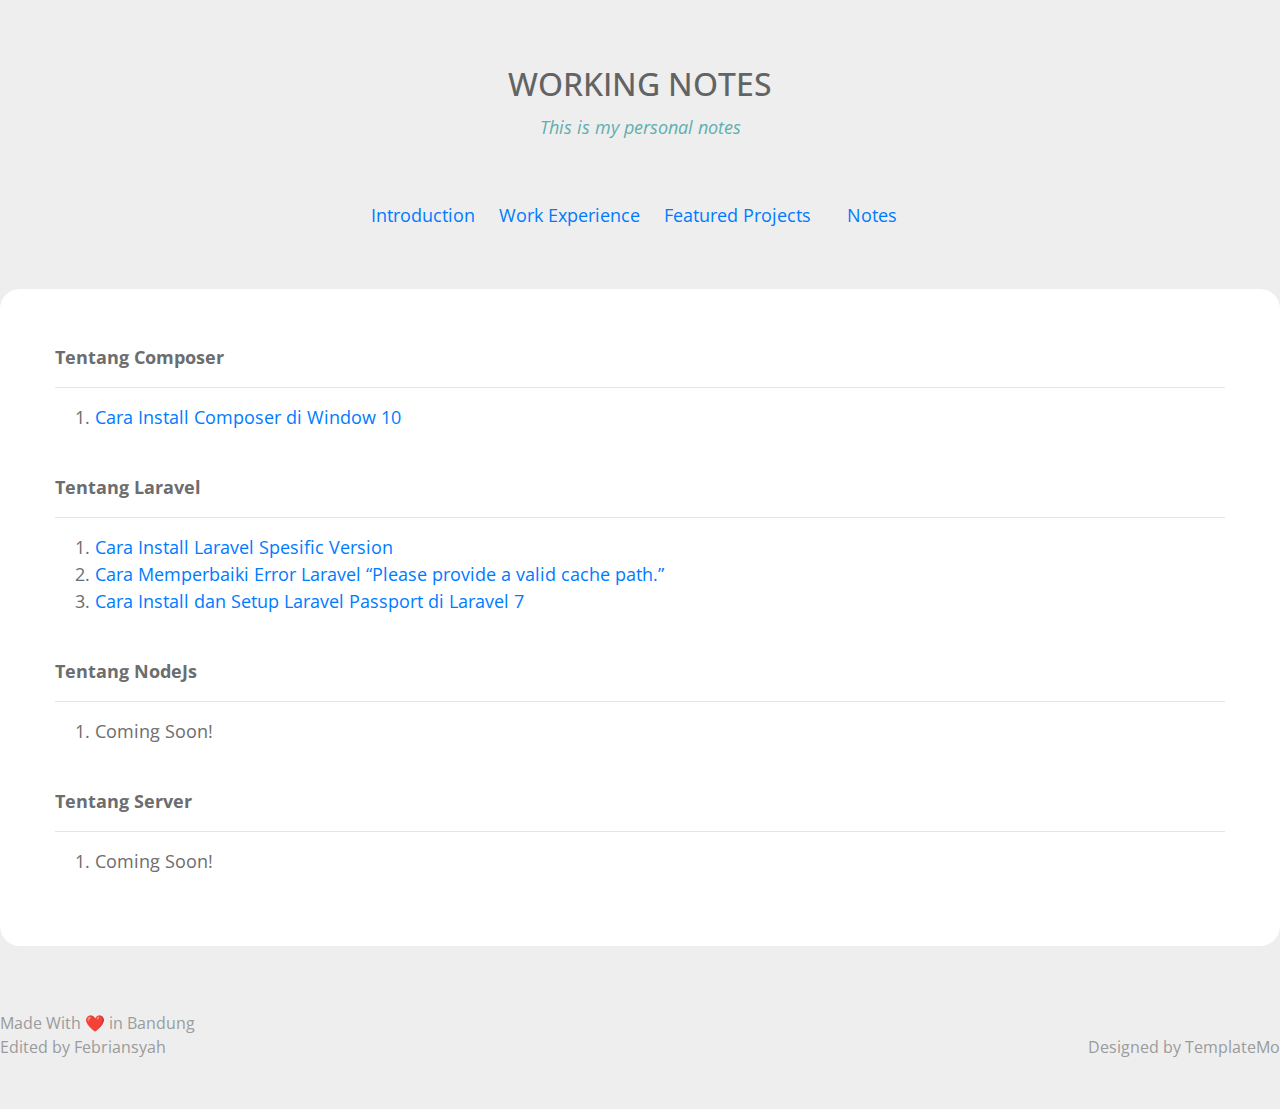
<file: programmer-notes.html>
<!DOCTYPE html>
<html lang="en">

<head>
  <meta charset="UTF-8" />
  <meta name="viewport" content="width=device-width, initial-scale=1.0" />
  <meta http-equiv="X-UA-Compatible" content="ie=edge" />
  <title>Portofolio Febriansyah</title>

  <link rel="stylesheet" href="https://fonts.googleapis.com/css?family=Open+Sans:400,600" />
  <link rel="stylesheet" href="css/bootstrap.min.css" />
  <link rel="stylesheet" href="css/templatemo-style.css" />
  <!--
Verticard Template
https://templatemo.com/tm-533-verticard
-->
</head>

<body>
  <div class="tm-page-container mx-auto">
    <header class="tm-header text-center">
      <h1 class="tm-title text-uppercase">Working Notes</h1>
      <p class="tm-primary-color"><i>This is my personal notes</i></p>
    </header>

    <div class="row justify-content-center mb-5">
      <div class="p-2 m-1 rounded">
        <a href="index.html">Introduction</a>
      </div>
      <div class="p-2 m-1 rounded">
        <a href="work-experience.html">Work Experience</a>
      </div>
      <div class="p-2 m-1 rounded">
        <a href="featured-projects.html">Featured Projects</a>
      </div>
      <div class="p-2 m-1 rounded">
        <a href="programmer-notes.html" class="p-2 m-1 rounded">Notes</a>
      </div>
    </div>

    <section class="tm-section">
      <div class="tm-content-container">
        <div class="tm-content">
          <strong>Tentang Composer</strong>
          <hr>
          <ol>
            <li>
              <a href="https://febriansyah10969.medium.com/cara-install-composer-di-window-10-8b7f7e79dab4">Cara Install
                Composer di Window 10</a>
            </li>
          </ol>
          <br>
          <strong>Tentang Laravel</strong>
          <hr>
          <ol>
            <li>
              <a href="https://medium.com/@febriansyah10969/cara-install-laravel-spesifik-versi-61fea101d241">Cara
                Install Laravel Spesific Version</a>
            </li>
            <li>
              <a
                href="https://medium.com/@febriansyah10969/cara-memperbaiki-error-laravel-please-provide-a-valid-cache-path-f7699f0cc1cf">Cara
                Memperbaiki Error Laravel “Please provide a valid cache path.”</a>
            </li>
            <li>
              <a
                href="https://febriansyah10969.medium.com/cara-install-dan-setup-laravel-passport-di-laravel-7-31132f2b3e25">Cara
                Install dan Setup Laravel Passport di Laravel 7</a>
            </li>
          </ol>
          <br>
          <strong>Tentang NodeJs</strong>
          <hr>
          <ol>
            <li>Coming Soon!</li>
          </ol>
          <br>
          <strong>Tentang Server</strong>
          <hr>
          <ol>
            <li>Coming Soon!</li>
          </ol>
        </div>
      </div>
    </section>

    <febriansyah>
      <span>Made With ❤️ in Bandung</span>
    </febriansyah>
    <footer>
      <span>Edited by Febriansyah</span>
      <span>Designed by TemplateMo</span>
    </footer>
  </div>
</body>

</html>
</file>
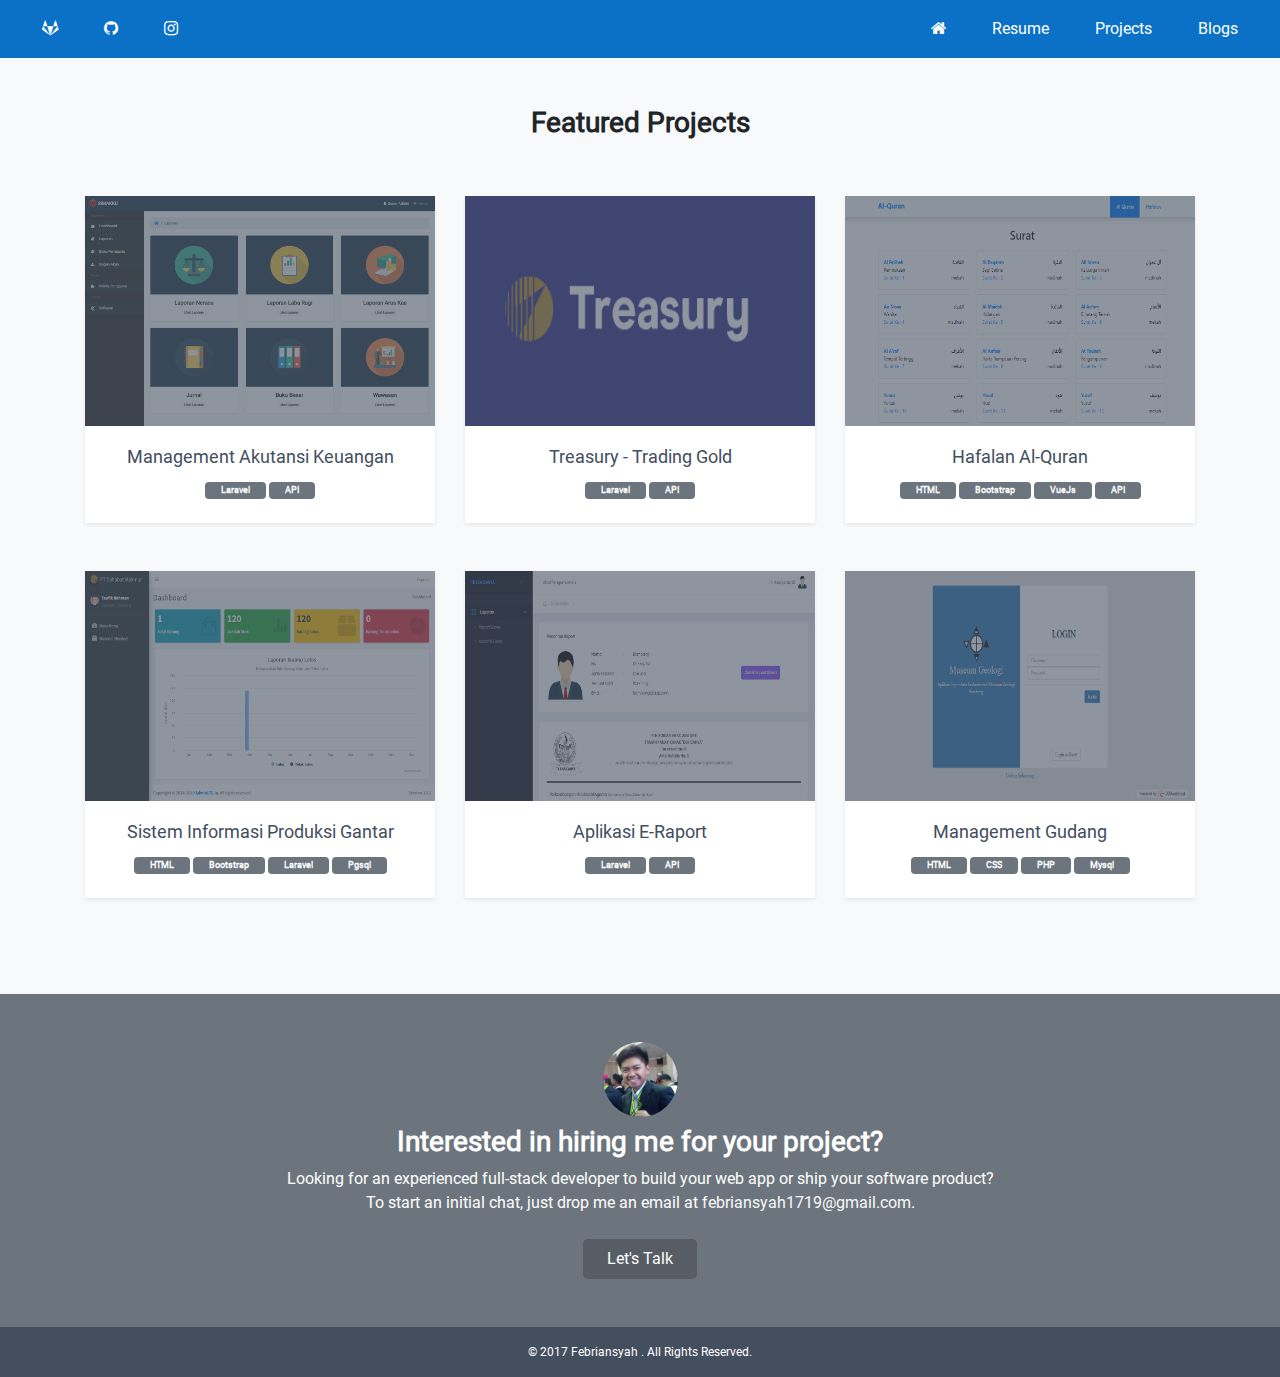
<file: project.html>
<!DOCTYPE html>
<html lang="en" dir="ltr">
	<head>
		<meta charset="utf-8">
		<meta name="viewport" content="width=device-width, initial-scale=1.0">
		<title>ZyforFx</title>
		<link rel="stylesheet" href="assets/css/bootstrap.css">
		<link rel="stylesheet" href="assets/css/style.css">
		<link rel="stylesheet" href="assets/css/helpers.css">
    	<link rel="stylesheet" href="https://maxcdn.bootstrapcdn.com/font-awesome/4.7.0/css/font-awesome.min.css">
		<link rel="icon" type="image/png" sizes="96x96" href="assets/website_logo/favicon.png">
	</head>
	<body>

	<!-- Navigation -->
	<nav id="navbar_top" class="navbar navbar-expand-lg navbar-light p-1  bg-bluee">
		<div class="container-fluid">
			<!-- <a class="" href="index.html"><img src="assets/website_logo/zyfor-dark.png" width="140px" height="40px" alt=""></a> -->
			<div class="collapse navbar-collapse" id="">
				<ul class="navbar-nav">
					<li class="nav-item">
						<a class="zyfor-menu page-scroll" href="https://gitlab.com/zyfor90" target="_blank"><i class="fa fa-gitlab text-white"></i></a>
					</li>
					<li class="nav-item">
						<a class="zyfor-menu page-scroll" href="https://github.com/zyfor90" target="_blank"><i class="fa fa-github text-white"></i></a>
					</li>
					<li class="nav-item">
						<a class="zyfor-menu page-scroll" href="https://instagram.com/febriansyah10969" target="_blank"><i class="fa fa-instagram text-white"></i></a>
					</li>
				</ul>
			</div>
			<button class="navbar-toggler" type="button" data-toggle="collapse" data-target="#navbarResponsive" aria-controls="navbarResponsive" aria-expanded="false" aria-label="Toggle navigation">
					<span class="navbar-toggler-icon"></span>
			</button>
			<div class="collapse navbar-collapse" id="navbarResponsive">
				<ul class="navbar-nav ml-auto ">
				<li class="nav-item">
					<a class="zyfor-menu page-scroll" href="index.html"><i class="fa fa-home text-white"></i></a>
				</li>
				<li class="nav-item">
					<a class="zyfor-menu page-scroll" href="cv.html">Resume</a>
				</li>
				<li class="nav-item">
					<a class="zyfor-menu page-scroll"  href="project.html">Projects</a>
				</li>
				<li class="nav-item">
					<a class="zyfor-menu page-scroll"  href="blogs.html">Blogs</a>
				</li>
				</ul>
			</div>
		</div>
	</nav>
	<!-- End Navigation -->

	<section class="section-featured-projects py-5" id="karya" style="background: #f8f9fa;">
        <div class="container">
	        <h3 class="section-title font-weight-bold text-center mb-2">Featured Projects</h3>
        
	        <div class="project-cards row mb-5">
		        <div class="col-12 col-lg-4">
					<div class="card rounded-0 border-0 shadow-sm mb-5 mb-lg-0 mt-5">
						<div class="kolom card-img-container position-relative">
							<img class="card-img-top kolom rounded-0" src="assets/images/simak1.png" alt="">
							<div class="card-img-overlay overlay-logo text-center">
								<!-- <div class="project-logo"><h4>GOYONG.BIZ</h4></div> -->
							</div>
							<a class="card-img-overlay overlay-content text-left p-lg-4" href="project.html">
								<h5 class="card-title font-weight-bold">Sistem Informasi Akutansi Keuangan</h5>
							    <p class="card-text">Aplikasi untuk mengelola keuangan suatu perusahaan dan menampilkan dalam bentuk laporan, mulai dari Laporan Neraca, Laporan Laba Rugi, Laporan Arus Kas, Buku Besar, Jurnal, Bagan Akun, dan masih banyak lagi.</p>
							</a>
						</div>
						<div class="card-body pb-0">
							<h4 class="card-title text-truncate text-center mb-0"><a href="project.html">Management Akutansi Keuangan</a></h4>
						</div>
						
						<div class="card-footer border-0 text-center bg-white pb-4">
							<div class="text-center">
                                <span class="badge badge-secondary badge-pill pl-3 pt-1 pr-3 pb-1 text-m">Laravel</span>
                                <span class="badge badge-secondary badge-pill pl-3 pt-1 pr-3 pb-1 text-m">API</span>
                            </div>
					    </div>
				    </div><!--//card-->
		        </div>
		        <div class="col-12 col-lg-4">
					<div class="card rounded-0 border-0 shadow-sm mb-5 mb-lg-0 mt-5">
						<div class="kolom card-img-container position-relative">
							<img class="card-img-top kolom rounded-0" src="assets/images/treasury.png" alt="">
							<div class="card-img-overlay overlay-logo text-center">
								<!-- <div class="project-logo"><h4>ZYFOR STUDIO</h4></div> -->
							</div>
							<a class="card-img-overlay overlay-content text-left p-lg-4" href="project.html">
								<h5 class="card-title font-weight-bold">Treasury - Gold Trading</h5>
							    <p class="card-text">Aplikasi untuk menyimpan, membeli dan menjual emas, dengan banyak fitur yang akan memudahkan pengguna karena pembayaran telah terintegrasi dengan Gopay, Ovo, BNI, BCA, GENIUS, alfamart dan indomart.</p>
							</a>
						</div>
						<div class="card-body pb-0">
							<h4 class="card-title text-truncate text-center mb-0"><a href="project.html">Treasury - Trading Gold</a></h4>
						</div>
						
						<div class="card-footer border-0 text-center bg-white pb-4">
							<div class="text-center">
                                <span class="badge badge-secondary badge-pill pl-3 pt-1 pr-3 pb-1 text-m">Laravel</span>
                                <span class="badge badge-secondary badge-pill pl-3 pt-1 pr-3 pb-1 text-m">API</span>
                            </div>
					    </div>
				    </div><!--//card-->
		        </div>
		        <div class="col-12 col-lg-4">
					<div class="card rounded-0 border-0 shadow-sm mb-5 mb-lg-0 mt-5">
						<div class="kolom card-img-container position-relative">
							<img class="card-img-top kolom rounded-0" src="assets/images/al-quran.png" alt="">
							<div class="card-img-overlay overlay-logo text-center">
								<!-- <div class="project-logo"><img class="img-fluid w-50" src="assets/images/logos/logo-3-inverse.svg"></div> -->
							</div>
							<a class="card-img-overlay overlay-content text-left p-lg-4" href="project.html">
								<h5 class="card-title font-weight-bold">Hafalan Al-Quran</h5>
							    <p class="card-text">Aplikasi untuk menghafalkan Alquran. aplikasi ini menyediakan audio per ayat dan history hafalan pengguna yang akan memudahkan pengguna dalam mengingat hafalan terakhir.</p>
							</a>
						</div>
						<div class="card-body pb-0">
							<h4 class="card-title text-truncate text-center mb-0"><a href="project.html">Hafalan Al-Quran</a></h4>
						</div>
						
						<div class="card-footer border-0 text-center bg-white pb-4">
                            <div class="text-center">
                                <span class="badge badge-secondary badge-pill pl-3 pt-1 pr-3 pb-1 text-m">HTML</span>
                                <span class="badge badge-secondary badge-pill pl-3 pt-1 pr-3 pb-1 text-m">Bootstrap</span>
                                <span class="badge badge-secondary badge-pill pl-3 pt-1 pr-3 pb-1 text-m">VueJs</span>
                                <span class="badge badge-secondary badge-pill pl-3 pt-1 pr-3 pb-1 text-m">API</span>
                            </div>
					    </div>
				    </div><!--//card-->
		        </div>
				<div class="col-12 col-lg-4">
					<div class="card rounded-0 border-0 shadow-sm mb-5 mb-lg-0 mt-5">
						<div class="kolom  card-img-container position-relative">
							<img class="card-img-top kolom rounded-0" src="assets/images/produksi.png" alt="">
							<div class="card-img-overlay overlay-logo text-center">
								<!-- <div class="project-logo"><h4>GOYONG.BIZ</h4></div> -->
							</div>
							<a class="card-img-overlay overlay-content text-left p-lg-4" href="project.html">
								<h5 class="card-title font-weight-bold">Sistem Informasi Produksi Gantar</h5>
							    <p class="card-text">Aplikasi untuk mengelola Produksi Gantar.</p>
							</a>
						</div>
						<div class="card-body pb-0">
							<h4 class="card-title text-truncate text-center mb-0"><a href="project.html">Sistem Informasi Produksi Gantar</a></h4>
						</div>
						
						<div class="card-footer border-0 text-center bg-white pb-4">
							<div class="text-center">
                                <span class="badge badge-secondary badge-pill pl-3 pt-1 pr-3 pb-1 text-m">HTML</span>
								<span class="badge badge-secondary badge-pill pl-3 pt-1 pr-3 pb-1 text-m">Bootstrap</span>
								<span class="badge badge-secondary badge-pill pl-3 pt-1 pr-3 pb-1 text-m">Laravel</span>
                                <span class="badge badge-secondary badge-pill pl-3 pt-1 pr-3 pb-1 text-m">Pgsql</span>
                            </div>
					    </div>
				    </div><!--//card-->
				</div>
				<div class="col-12 col-lg-4">
					<div class="card rounded-0 border-0 shadow-sm mb-5 mb-lg-0 mt-5">
						<div class="kolom  card-img-container position-relative">
							<img class="card-img-top kolom rounded-0" src="assets/images/tk.jpg" alt="">
							<div class="card-img-overlay overlay-logo text-center">
								<!-- <div class="project-logo"><h4>GOYONG.BIZ</h4></div> -->
							</div>
							<a class="card-img-overlay overlay-content text-left p-lg-4" href="project.html">
								<h5 class="card-title font-weight-bold">E-Raport</h5>
							    <p class="card-text">Aplikasi untuk Mengetahui mengelola raport siswa TK</p>
							</a>
						</div>
						<div class="card-body pb-0">
							<h4 class="card-title text-truncate text-center mb-0"><a href="project.html">Aplikasi E-Raport</a></h4>
						</div>
						
						<div class="card-footer border-0 text-center bg-white pb-4">
							<div class="text-center">
                                <span class="badge badge-secondary badge-pill pl-3 pt-1 pr-3 pb-1 text-m">Laravel</span>
                                <span class="badge badge-secondary badge-pill pl-3 pt-1 pr-3 pb-1 text-m">API</span>
                            </div>
					    </div>
				    </div><!--//card-->
				</div>
				<div class="col-12 col-lg-4">
					<div class="card rounded-0 border-0 shadow-sm mb-5 mb-lg-0 mt-5">
						<div class="kolom  card-img-container position-relative">
							<img class="card-img-top kolom rounded-0" src="assets/images/warehouse.png" alt="">
							<div class="card-img-overlay overlay-logo text-center">
								<!-- <div class="project-logo"><h4>GOYONG.BIZ</h4></div> -->
							</div>
							<a class="card-img-overlay overlay-content text-left p-lg-4" href="project.html">
								<h5 class="card-title font-weight-bold">Sistem Informasi Inventorisasi Gudang</h5>
							    <p class="card-text">Aplikasi untuk mengelola data gudang museum geologi bandung</p>
							</a>
						</div>
						<div class="card-body pb-0">
							<h4 class="card-title text-truncate text-center mb-0"><a href="project.html">Management Gudang</a></h4>
						</div>
						
						<div class="card-footer border-0 text-center bg-white pb-4">
							<div class="text-center">
                                <span class="badge badge-secondary badge-pill pl-3 pt-1 pr-3 pb-1 text-m">HTML</span>
								<span class="badge badge-secondary badge-pill pl-3 pt-1 pr-3 pb-1 text-m">CSS</span>
                                <span class="badge badge-secondary badge-pill pl-3 pt-1 pr-3 pb-1 text-m">PHP</span>
                                <span class="badge badge-secondary badge-pill pl-3 pt-1 pr-3 pb-1 text-m">Mysql</span>
                            </div>
					    </div>
				    </div><!--//card-->
				</div>
	        </div><!--//row-->
	        <!-- <div class="text-center">
	            <a class="btn btn-primary" href="projects.html">View all projects</a>
	        </div> -->
        </div><!--///container-->
        
    </section>
	<section class="section-cta py-5 bg-secondary text-white">
		<div class="container">
			<div class="text-center">
			    <img class="profile-small d-inline-block mx-auto rounded-circle mb-2" src="assets/website_logo/homescreen.jpg" width="75px" height="75px" alt="">
		    </div>
		    <h3 class=" font-weight-bold text-center mb-2">Interested in hiring me for your project?</h3>
		    <div class="text-l col-lg-8 mx-auto text-center mb-3">
			    Looking for an experienced full-stack developer to build your web app or ship your software product? To start an initial chat, just drop me an email at <a class="link-on-bg text-light" href="#">febriansyah1719@gmail.com</a>.
		    </div>
		    <div class="text-center">
		        <a class="btn btn-l btn-primary btn-xs-block mt-2 text-xs-center" href="https://api.whatsapp.com/send?phone=6289656149948">Let's Talk</a>
		    </div>
		</div><!--//container-->
	</section>
	<div class="container-fluid">
		<div class="row">
			<div class="col-lg-12 bg-gelap pt-3 text-white text-center">
				<p class="copyright">&copy; 2017 <a href="" class="text-white" target="_blank">Febriansyah </a>. All Rights Reserved.</p>
			</div>
		</div>
	</div>


	</body>

	<script type="text/javascript" src="assets/js/jquery.min.js"></script>
	<script type="text/javascript" src="assets/js/bootstrap.min.js"></script>
	<script type="text/javascript" src="assets/js/style.js"></script>
	<script>
	$(function() { 
		$(document).on('click', '.zyfor-menu', function () {
			$('.zyfor-menu').removeClass('menu-active')
			$(this).addClass('menu-active');
		});
	});
	</script>

	</html>
</file>
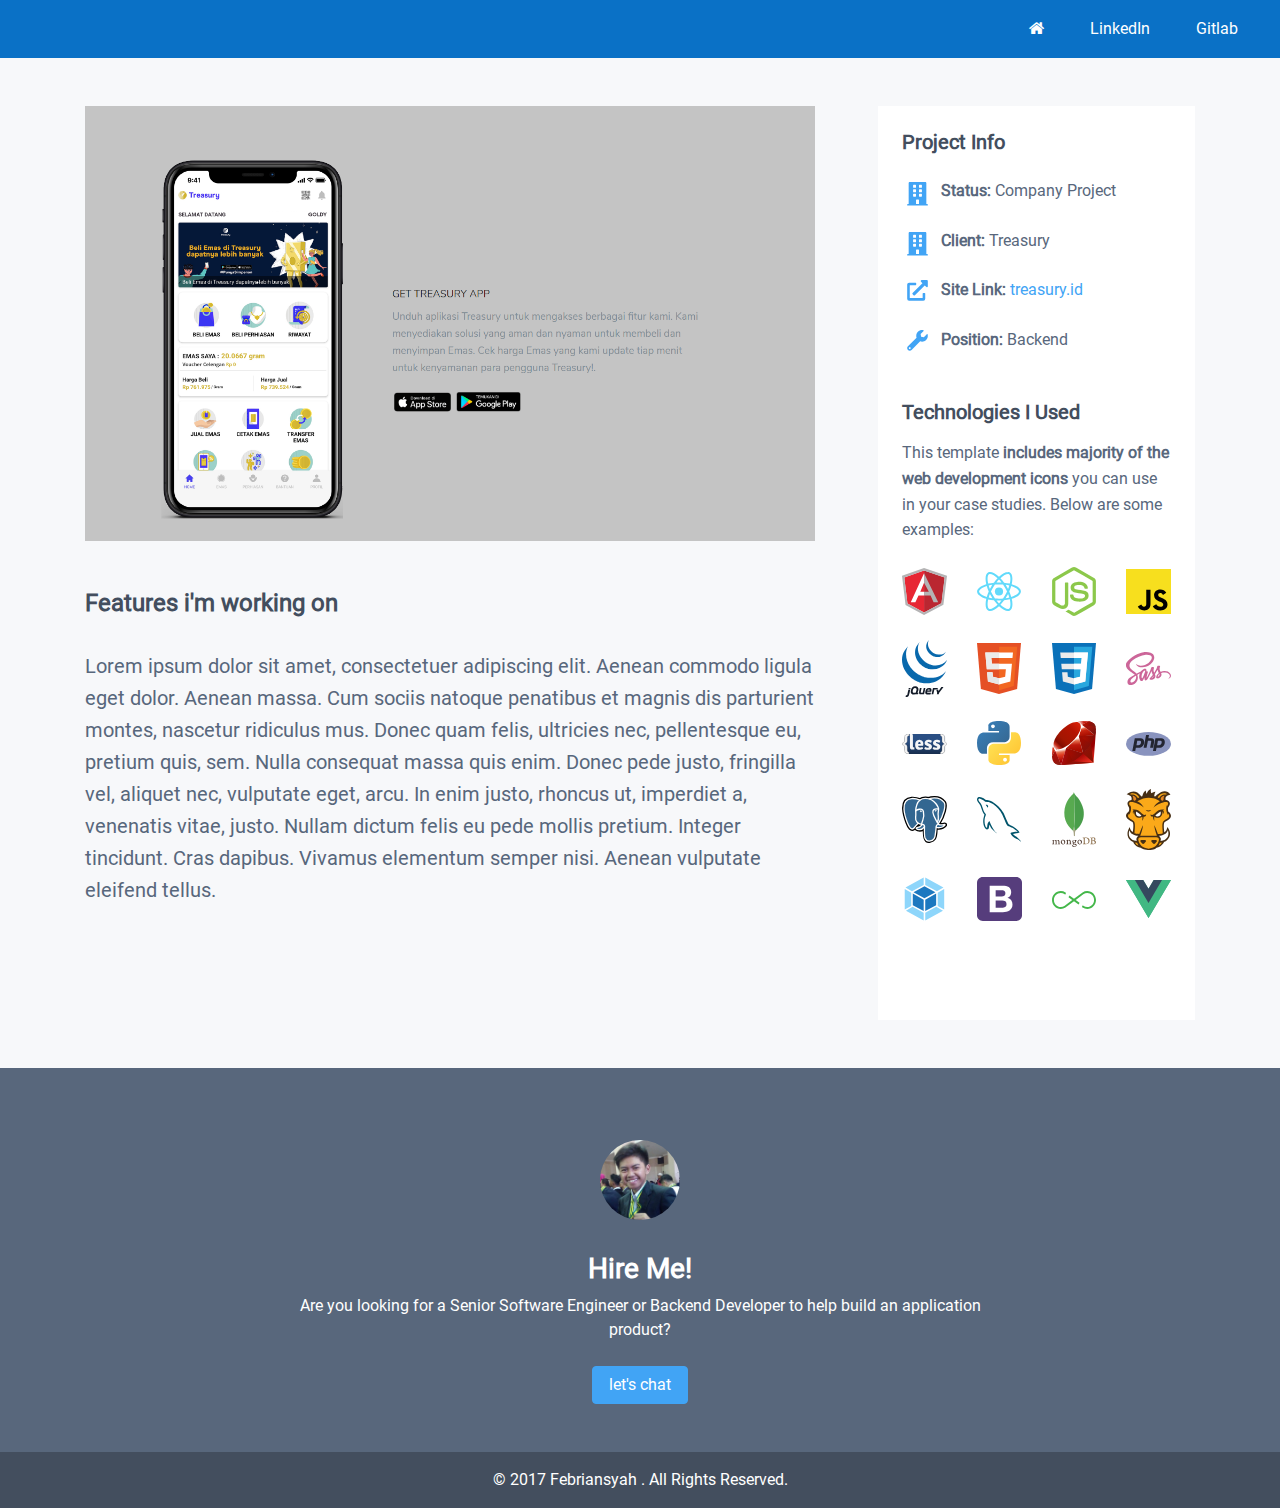
<file: treasury.html>
<!DOCTYPE html>
<html lang="en" dir="ltr">
	<head>
		<meta charset="utf-8">
		<meta name="viewport" content="width=device-width, initial-scale=1.0">
		<title>ZyforFx</title>
		<link rel="stylesheet" href="assets/css/bootstrap.css">
		<link rel="stylesheet" href="assets/css/style.css">
		<link rel="stylesheet" href="assets/css/helper.css">
    	<link rel="stylesheet" href="https://maxcdn.bootstrapcdn.com/font-awesome/4.7.0/css/font-awesome.min.css">
		<link rel="icon" type="image/png" sizes="96x96" href="assets/website_logo/favicon.png">
	</head>
	<body>

			<!-- Navigation -->
	<nav id="navbar_top" class="navbar navbar-expand-lg navbar-light p-1  bg-bluee">
		<div class="container-fluid">
			<!-- <a class="" href="index.html"><img src="assets/website_logo/zyfor-dark.png" width="140px" height="40px" alt=""></a> -->
			<!-- <div class="collapse navbar-collapse" id="">
				<ul class="navbar-nav">
					<li class="nav-item">
						<a class="zyfor-menu page-scroll" href="https://gitlab.com/zyfor90" target="_blank"><i class="fa fa-gitlab text-white"></i></a>
					</li>
					<li class="nav-item">
						<a class="zyfor-menu page-scroll" href="https://github.com/zyfor90" target="_blank"><i class="fa fa-github text-white"></i></a>
					</li>
					<li class="nav-item">
						<a class="zyfor-menu page-scroll" href="https://instagram.com/febriansyah10969" target="_blank"><i class="fa fa-instagram text-white"></i></a>
					</li>
				</ul>
			</div> -->
			<button class="navbar-toggler" type="button" data-toggle="collapse" data-target="#navbarResponsive" aria-controls="navbarResponsive" aria-expanded="false" aria-label="Toggle navigation">
					<span class="navbar-toggler-icon"></span>
			</button>
			<div class="collapse navbar-collapse" id="navbarResponsive">
				<ul class="navbar-nav ml-auto ">
				<li class="nav-item">
					<a class="zyfor-menu page-scroll" href="index.html"><i class="fa fa-home text-white"></i></a>
				</li>
				<li class="nav-item">
					<a class="zyfor-menu page-scroll"  href="https://www.linkedin.com/in/febriansyah-a87a801a5/">LinkedIn</a>
				</li>
				<li class="nav-item">
					<a class="zyfor-menu page-scroll"  href="https://gitlab.com/zyfor90">Gitlab</a>
				</li>
				</ul>
			</div>
		</div>
	</nav>

	<div class="project-wrapper container py-5">
		<div class="row">   
			<section class="col-12 col-lg-8">			
				<div class="mb-5"><img class="img-fluid" src="assets/images/treasurya.png" alt=""></div>

				<div class="section-row">
					<h3 class="section-title">Features i'm working on</h3>
					<p>Lorem ipsum dolor sit amet, consectetuer adipiscing elit. Aenean commodo ligula eget dolor. Aenean massa. Cum sociis natoque penatibus et magnis dis parturient montes, nascetur ridiculus mus. Donec quam felis, ultricies nec, pellentesque eu, pretium quis, sem. Nulla consequat massa quis enim. Donec pede justo, fringilla vel, aliquet nec, vulputate eget, arcu. In enim justo, rhoncus ut, imperdiet a, venenatis vitae, justo. Nullam dictum felis eu pede mollis pretium. Integer tincidunt. Cras dapibus. Vivamus elementum semper nisi. Aenean vulputate eleifend tellus. </p>
				</div><!--//section-row-->
	
			</section>

			<aside class="project-sidebar col-12 col-lg-4 pl-lg-5">
				<div class="project-sidebar-inner bg-white p-4">
					<div class="sidebar-row mb-5">
							<h3 class="sidebar-title mb-4">Project Info</h3>
							<ul class="list-unstyled pl-2">
								<li class="mb-4"><svg style="width:15px" class="svg-inline--fa fa-building fa-w-14 mr-3 text-primary" data-fa-transform="grow-6 down-2" aria-hidden="true" focusable="false" data-prefix="fas" data-icon="building" role="img" xmlns="http://www.w3.org/2000/svg" viewBox="0 0 448 512" data-fa-i2svg="" style="transform-origin: 0.4375em 0.625em;"><g transform="translate(224 256)"><g transform="translate(0, 64)  scale(1.375, 1.375)  rotate(0 0 0)"><path fill="currentColor" d="M436 480h-20V24c0-13.255-10.745-24-24-24H56C42.745 0 32 10.745 32 24v456H12c-6.627 0-12 5.373-12 12v20h448v-20c0-6.627-5.373-12-12-12zM128 76c0-6.627 5.373-12 12-12h40c6.627 0 12 5.373 12 12v40c0 6.627-5.373 12-12 12h-40c-6.627 0-12-5.373-12-12V76zm0 96c0-6.627 5.373-12 12-12h40c6.627 0 12 5.373 12 12v40c0 6.627-5.373 12-12 12h-40c-6.627 0-12-5.373-12-12v-40zm52 148h-40c-6.627 0-12-5.373-12-12v-40c0-6.627 5.373-12 12-12h40c6.627 0 12 5.373 12 12v40c0 6.627-5.373 12-12 12zm76 160h-64v-84c0-6.627 5.373-12 12-12h40c6.627 0 12 5.373 12 12v84zm64-172c0 6.627-5.373 12-12 12h-40c-6.627 0-12-5.373-12-12v-40c0-6.627 5.373-12 12-12h40c6.627 0 12 5.373 12 12v40zm0-96c0 6.627-5.373 12-12 12h-40c-6.627 0-12-5.373-12-12v-40c0-6.627 5.373-12 12-12h40c6.627 0 12 5.373 12 12v40zm0-96c0 6.627-5.373 12-12 12h-40c-6.627 0-12-5.373-12-12V76c0-6.627 5.373-12 12-12h40c6.627 0 12 5.373 12 12v40z" transform="translate(-224 -256)"></path></g></g></svg><!-- <i class="fas fa-building mr-3 text-primary" data-fa-transform="grow-6 down-2"></i> Font Awesome fontawesome.com --><strong>Status:</strong> Company Project</li>
								<li class="mb-4"><svg style="width:15px" class="svg-inline--fa fa-building fa-w-14 mr-3 text-primary" data-fa-transform="grow-6 down-2" aria-hidden="true" focusable="false" data-prefix="fas" data-icon="building" role="img" xmlns="http://www.w3.org/2000/svg" viewBox="0 0 448 512" data-fa-i2svg="" style="transform-origin: 0.4375em 0.625em;"><g transform="translate(224 256)"><g transform="translate(0, 64)  scale(1.375, 1.375)  rotate(0 0 0)"><path fill="currentColor" d="M436 480h-20V24c0-13.255-10.745-24-24-24H56C42.745 0 32 10.745 32 24v456H12c-6.627 0-12 5.373-12 12v20h448v-20c0-6.627-5.373-12-12-12zM128 76c0-6.627 5.373-12 12-12h40c6.627 0 12 5.373 12 12v40c0 6.627-5.373 12-12 12h-40c-6.627 0-12-5.373-12-12V76zm0 96c0-6.627 5.373-12 12-12h40c6.627 0 12 5.373 12 12v40c0 6.627-5.373 12-12 12h-40c-6.627 0-12-5.373-12-12v-40zm52 148h-40c-6.627 0-12-5.373-12-12v-40c0-6.627 5.373-12 12-12h40c6.627 0 12 5.373 12 12v40c0 6.627-5.373 12-12 12zm76 160h-64v-84c0-6.627 5.373-12 12-12h40c6.627 0 12 5.373 12 12v84zm64-172c0 6.627-5.373 12-12 12h-40c-6.627 0-12-5.373-12-12v-40c0-6.627 5.373-12 12-12h40c6.627 0 12 5.373 12 12v40zm0-96c0 6.627-5.373 12-12 12h-40c-6.627 0-12-5.373-12-12v-40c0-6.627 5.373-12 12-12h40c6.627 0 12 5.373 12 12v40zm0-96c0 6.627-5.373 12-12 12h-40c-6.627 0-12-5.373-12-12V76c0-6.627 5.373-12 12-12h40c6.627 0 12 5.373 12 12v40z" transform="translate(-224 -256)"></path></g></g></svg><!-- <i class="fas fa-building mr-3 text-primary" data-fa-transform="grow-6 down-2"></i> Font Awesome fontawesome.com --><strong>Client:</strong> Treasury</li>
								<li class="mb-4"><svg style="width:15px" class="svg-inline--fa fa-external-link-alt fa-w-16 mr-3 text-primary" data-fa-transform="grow-6 down-2" aria-hidden="true" focusable="false" data-prefix="fas" data-icon="external-link-alt" role="img" xmlns="http://www.w3.org/2000/svg" viewBox="0 0 512 512" data-fa-i2svg="" style="transform-origin: 0.5em 0.625em;"><g transform="translate(256 256)"><g transform="translate(0, 64)  scale(1.375, 1.375)  rotate(0 0 0)"><path fill="currentColor" d="M432,320H400a16,16,0,0,0-16,16V448H64V128H208a16,16,0,0,0,16-16V80a16,16,0,0,0-16-16H48A48,48,0,0,0,0,112V464a48,48,0,0,0,48,48H400a48,48,0,0,0,48-48V336A16,16,0,0,0,432,320ZM488,0h-128c-21.37,0-32.05,25.91-17,41l35.73,35.73L135,320.37a24,24,0,0,0,0,34L157.67,377a24,24,0,0,0,34,0L435.28,133.32,471,169c15,15,41,4.5,41-17V24A24,24,0,0,0,488,0Z" transform="translate(-256 -256)"></path></g></g></svg><!-- <i class="fas fa-external-link-alt mr-3 text-primary" data-fa-transform="grow-6 down-2"></i> Font Awesome fontawesome.com --><strong>Site Link:</strong> <a href="treasury.id"> treasury.id</a></li>
								<li><svg style="width:15px" class="svg-inline--fa fa-wrench fa-w-16 mr-3 text-primary" data-fa-transform="grow-6 down-2" aria-hidden="true" focusable="false" data-prefix="fas" data-icon="wrench" role="img" xmlns="http://www.w3.org/2000/svg" viewBox="0 0 512 512" data-fa-i2svg="" style="transform-origin: 0.5em 0.625em;"><g transform="translate(256 256)"><g transform="translate(0, 64)  scale(1.375, 1.375)  rotate(0 0 0)"><path fill="currentColor" d="M507.73 109.1c-2.24-9.03-13.54-12.09-20.12-5.51l-74.36 74.36-67.88-11.31-11.31-67.88 74.36-74.36c6.62-6.62 3.43-17.9-5.66-20.16-47.38-11.74-99.55.91-136.58 37.93-39.64 39.64-50.55 97.1-34.05 147.2L18.74 402.76c-24.99 24.99-24.99 65.51 0 90.5 24.99 24.99 65.51 24.99 90.5 0l213.21-213.21c50.12 16.71 107.47 5.68 147.37-34.22 37.07-37.07 49.7-89.32 37.91-136.73zM64 472c-13.25 0-24-10.75-24-24 0-13.26 10.75-24 24-24s24 10.74 24 24c0 13.25-10.75 24-24 24z" transform="translate(-256 -256)"></path></g></g></svg><!-- <i class="fas fa-wrench mr-3 text-primary" data-fa-transform="grow-6 down-2"></i> Font Awesome fontawesome.com --><strong>Position:</strong> Backend</li>
							</ul>
					</div>
				<div class="sidebar-row">
						<h3 class="sidebar-title mb-3">Technologies I Used</h3>
						<p class="mb-4">This template <strong>includes majority of the web development icons</strong> you can use in your case studies. Below are some examples:</p>
						<div class="webdev-icons row mb-5 align-items-center">
							
							<div class="webdev-icon col-4 col-md-3 mr-0 mb-4"><img class="img-fluid" src="assets/logo_svg/angular.svg"></div>
							<div class="webdev-icon col-4 col-md-3 mr-0 mb-4"><img class="img-fluid" src="assets/logo_svg/react.svg"></div>
							<div class="webdev-icon col-4 col-md-3 mr-0 mb-4"><img class="img-fluid" src="assets/logo_svg/nodejs.svg"></div>
							<div class="webdev-icon col-4 col-md-3 mr-0 mb-4"><img class="img-fluid" src="assets/logo_svg/javascript.svg"></div>
							<div class="webdev-icon col-4 col-md-3 mr-0 mb-4"><img class="img-fluid" src="assets/logo_svg/jquery-alt.svg"></div>			       
							<div class="webdev-icon col-4 col-md-3 mr-0 mb-4"><img class="img-fluid" src="assets/logo_svg/html5.svg"></div>		
							<div class="webdev-icon col-4 col-md-3 mr-0 mb-4"><img class="img-fluid" src="assets/logo_svg/css3.svg"></div>		        
							<div class="webdev-icon col-4 col-md-3 mr-0 mb-4"><img class="img-fluid" src="assets/logo_svg/sass.svg"></div>
							<div class="webdev-icon col-4 col-md-3 mr-0 mb-4"><img class="img-fluid" src="assets/logo_svg/less.svg"></div>
							<div class="webdev-icon col-4 col-md-3 mr-0 mb-4"><img class="img-fluid" src="assets/logo_svg/python.svg"></div>
							<div class="webdev-icon col-4 col-md-3 mr-0 mb-4"><img class="img-fluid" src="assets/logo_svg/ruby.svg"></div>
							<div class="webdev-icon col-4 col-md-3 mr-0 mb-4"><img class="img-fluid" src="assets/logo_svg/php.svg"></div>
							<div class="webdev-icon col-4 col-md-3 mr-0 mb-4"><img class="img-fluid" src="assets/logo_svg/postgresql.svg"></div>
							<div class="webdev-icon col-4 col-md-3 mr-0 mb-4"><img class="img-fluid" src="assets/logo_svg/mysql-alt.svg"></div>
							<div class="webdev-icon col-4 col-md-3 mr-0 mb-4"><img class="img-fluid" src="assets/logo_svg/mongodb-alt.svg"></div>
							<div class="webdev-icon col-4 col-md-3 mr-0 mb-4"><img class="img-fluid" src="assets/logo_svg/grunt.svg"></div>
							<div class="webdev-icon col-4 col-md-3 mr-0 mb-4"><img class="img-fluid" src="assets/logo_svg/webpack.svg"></div>
							<div class="webdev-icon col-4 col-md-3 mr-0 mb-4"><img class="img-fluid" src="assets/logo_svg/bootstrap4.svg"></div>
							<div class="webdev-icon col-4 col-md-3 mr-0 mb-4"><img class="img-fluid" src="assets/logo_svg/flux.svg"></div>
							<div class="webdev-icon col-4 col-md-3 mr-0 mb-4"><img class="img-fluid" src="assets/logo_svg/vue.svg"></div>
							
						</div>
					</div><!--//section-row-->
				</div><!--//project-sidebar-inner-->
			</aside>
		</div><!--//row-->
	</div>

	<section class="section-cta py-5 bg-secondary text-white">
		<div class="container">
			<br>
			<div class="text-center">
			    <img class="profile-small d-inline-block mx-auto rounded-circle mb-2" src="assets/website_logo/homescreen.jpg" width="175px" height="175px" alt="">
		    </div>
			<br>
		    <h3 class=" font-weight-bold text-center mb-2">Hire Me!</h3>
		    <div class="text-l col-lg-8 mx-auto text-center mb-3">
			    Are you looking for a Senior Software Engineer or Backend Developer to help build an application product?</a>
		    </div>
		    <div class="text-center">
		        <a class="btn btn-l btn-primary btn-xs-block mt-2 text-xs-center" href="https://api.whatsapp.com/send?phone=6289656149948">let's chat</a>
		    </div>
		</div><!--//container-->
	</section>

	<div class="container-fluid">
		<div class="row">
			<div class="col-lg-12 bg-gelap pt-3 text-white text-center">
				<p class="copyright">&copy; 2017 <a href="" class="text-white" target="_blank">Febriansyah </a>. All Rights Reserved.</p>
			</div>
		</div>
	</div>


	</body>

	<script type="text/javascript" src="assets/js/jquery.min.js"></script>
	<script type="text/javascript" src="assets/js/bootstrap.min.js"></script>
	<script type="text/javascript" src="assets/js/style.js"></script>
	<script>
	$(function() { 
		$(document).on('click', '.zyfor-menu', function () {
			$('.zyfor-menu').removeClass('menu-active')
			$(this).addClass('menu-active');
		});

		$('.carousel.carousel-multi-item.v-2 .carousel-item').each(function(){
			var next = $(this).next();
			if (!next.length) {
				next = $(this).siblings(':first');
			}
			next.children(':first-child').clone().appendTo($(this));

			for (var i=0;i<4;i++) {
				next=next.next();
				if (!next.length) {
				next=$(this).siblings(':first');
				}
				next.children(':first-child').clone().appendTo($(this));
			}
			});
	});
	</script>

	</html>
</file>
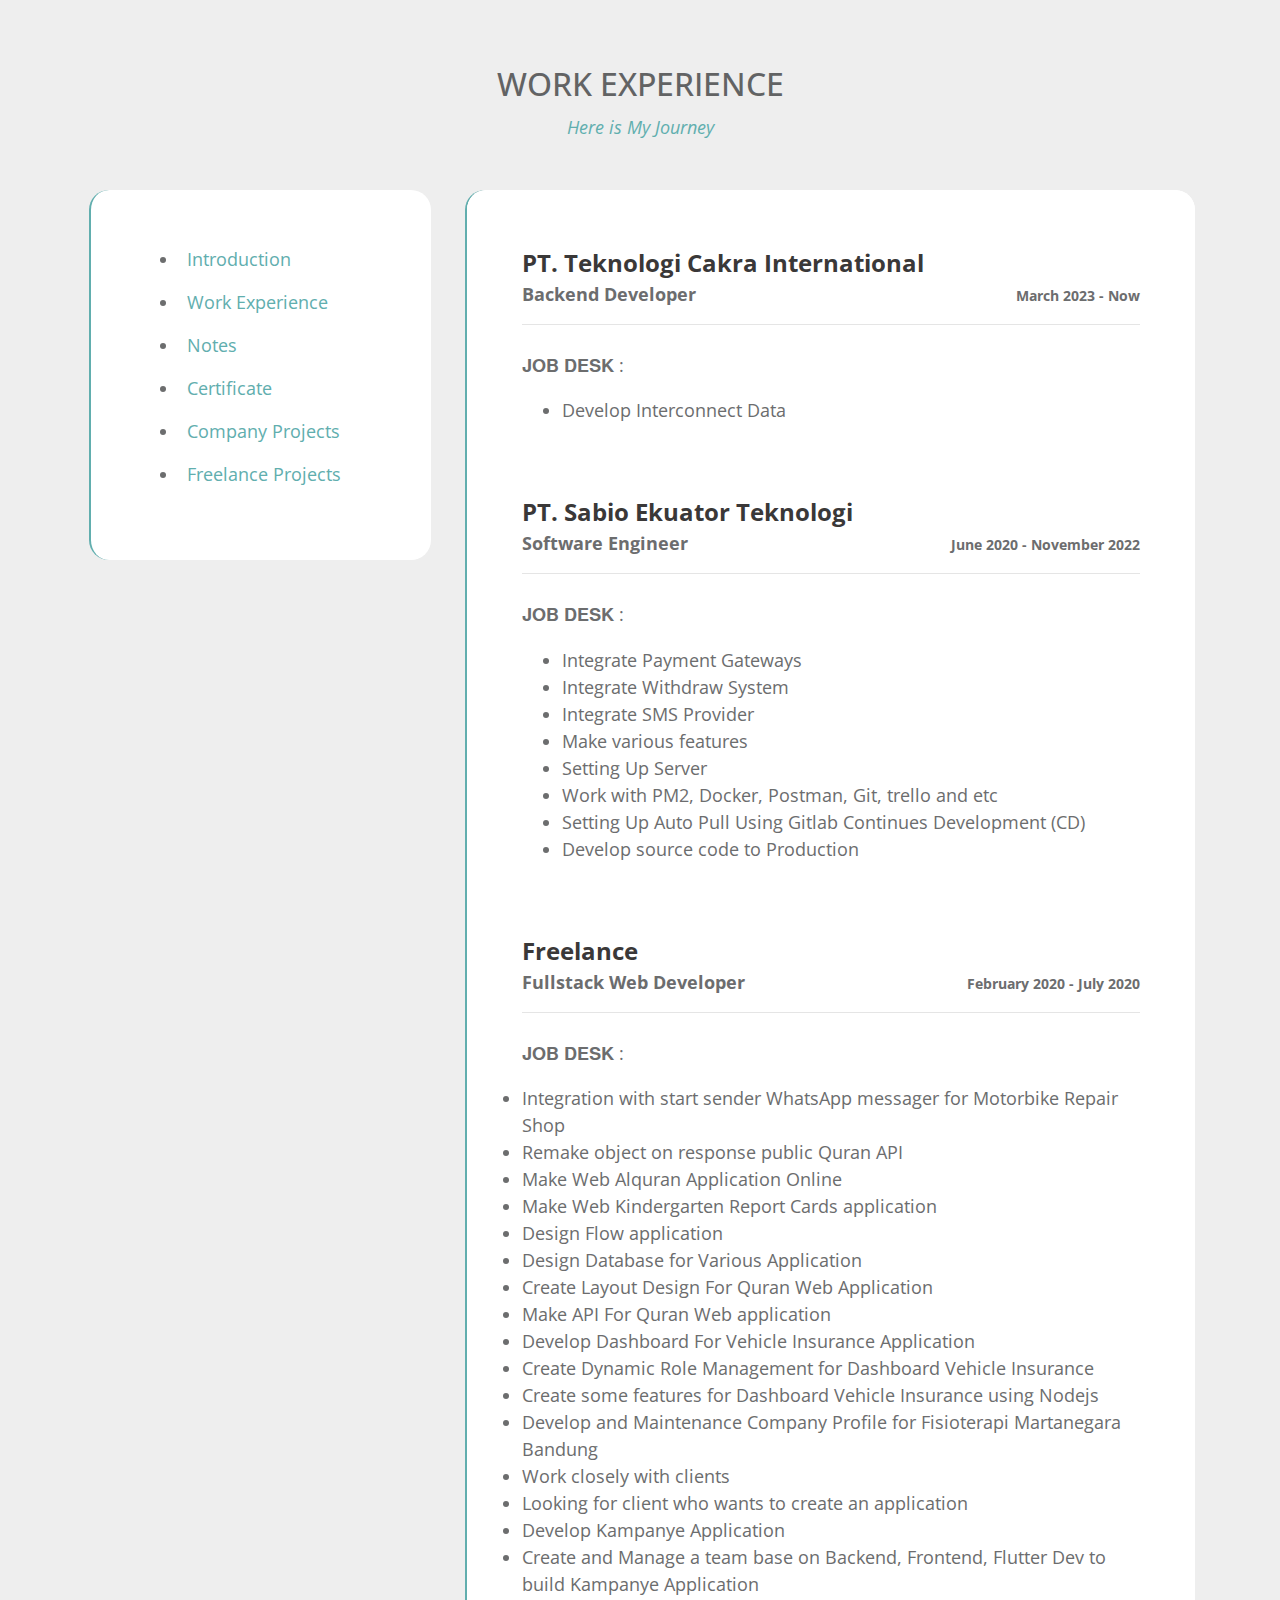
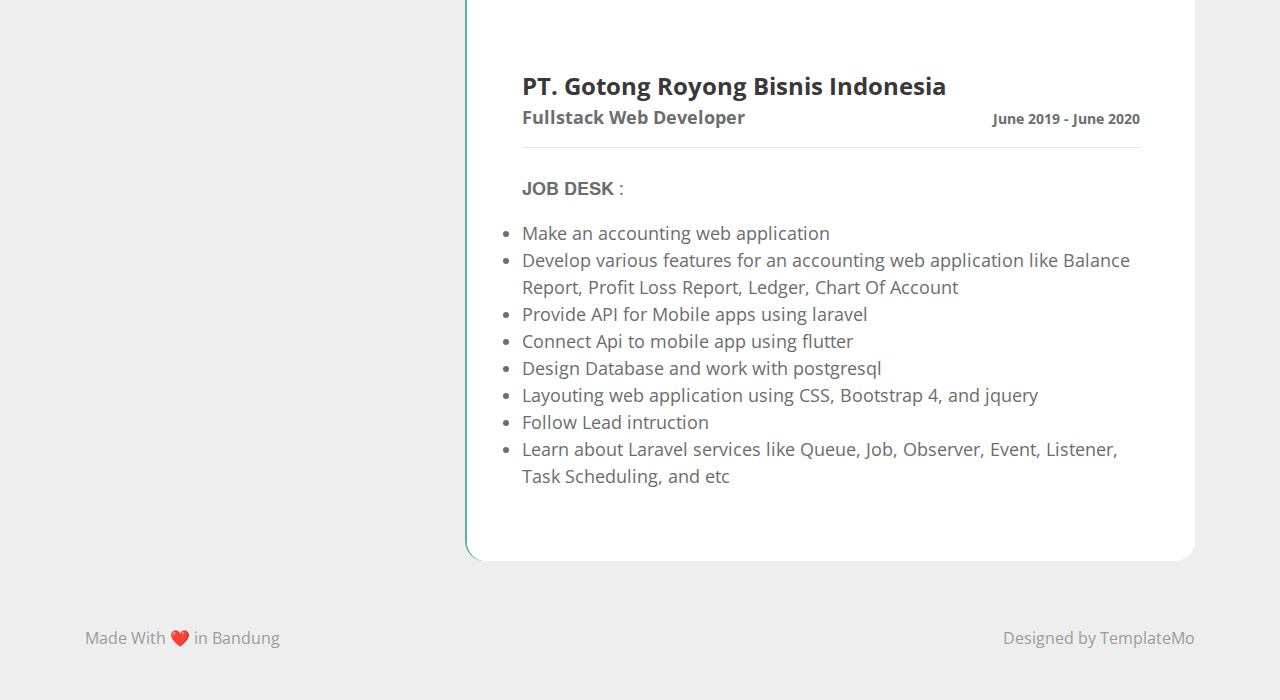
<file: work-experience.html>
<!DOCTYPE html>
<html lang="en">

<head>
  <meta charset="UTF-8" />
  <meta name="viewport" content="width=device-width, initial-scale=1.0" />
  <meta http-equiv="X-UA-Compatible" content="ie=edge" />
  <title>Portofolio Febriansyah</title>

  <link rel="stylesheet" href="https://fonts.googleapis.com/css?family=Open+Sans:400,600" />
  <link rel="stylesheet" href="css/bootstrap.min.css" />
  <!-- Magnific Popup core CSS file -->
  <link rel="stylesheet" href="css/magnific-popup.css" />
  <link rel="stylesheet" href="css/templatemo-style.css" />
<!--
Verticard Template
https://templatemo.com/tm-533-verticard

Template re-distribution is NOT allowed on any kind of download website. Thank you.

-->
</head>

<body>
  <div class="tm-page-container mx-auto">
    <header class="tm-header text-center">
      <h1 class="tm-title text-uppercase">Work Experience</h1>
      <p class="tm-primary-color"><i>Here is My Journey</i></p>
    </header>

    <div class="container">
      <div class="row">
        <div class="col-lg-4">
          <div class="row mr-1 ml-1 mb-5 bg-white pt-5 pb-5 pl-5" style="border-radius:20px; border-left:2px solid #61AEAE">
            <ul>
              <li class="p-2">
                <a style="color:#61AEAE;" href="index.html">Introduction</a>
              </li>
              <li class="p-2">
                <a style="color:#61AEAE;" href="work-experience.html">Work Experience</a>
              </li>
              <li class="p-2">
                <a style="color:#61AEAE;" href="programmer-notes.html">Notes</a>
              </li>
              <li class="p-2">
                <a style="color:#61AEAE;" href="certificate.html">Certificate</a>
              </li>
              <li class="p-2">
                <a style="color:#61AEAE;" href="featured-projects.html">Company Projects</a>
              </li>
              <li class="p-2">
                <a style="color:#61AEAE;" href="freelance-projects.html">Freelance Projects</a>
              </li>
            </ul>
          </div>
        </div>
        <div class="col-lg-8">
          <div class="tm-section" style="border-radius:20px; border-left:2px solid #61AEAE">
            <div class="tm-content-container">
              <div class="tm-content-container">
                <div class="tm-content">
                  <span class="tm-page-title"><strong>PT. Teknologi Cakra International</strong></span><br>
                  <div class="row">
                    <div class="col-lg-6">
                      <span><strong>Backend Developer</strong></span>
                    </div>
                    <div class="col-lg-6 text-right">
                      <small>
                        <strong>March 2023 - Now</strong>
                      </small>
                    </div>
                  </div>
                  <hr>
                  <p class="mt-4">
                    𝐉𝐎𝐁 𝐃𝐄𝐒𝐊 : <br>
                    <ul>
                      <li> Develop Interconnect Data </li>
                    </ul>
                  </p>
                  <br><br>
                  <span class="tm-page-title"><strong>PT. Sabio Ekuator Teknologi</strong></span><br>
                  <div class="row">
                    <div class="col-lg-6">
                      <span><strong>Software Engineer</strong></span>
                    </div>
                    <div class="col-lg-6 text-right">
                      <small>
                        <strong>June 2020 - November 2022</strong>
                      </small>
                    </div>
                  </div>
                  <hr>
                  <p class="mt-4">
                    𝐉𝐎𝐁 𝐃𝐄𝐒𝐊 : <br>
                    <ul>
                      <li> Integrate Payment Gateways </li>
                      <li> Integrate Withdraw System </li>
                      <li> Integrate SMS Provider </li>
                      <li> Make various features </li>
                      <li> Setting Up Server </li>
                      <li> Work with PM2, Docker, Postman, Git, trello and etc </li>
                      <li> Setting Up Auto Pull Using Gitlab Continues 
                      Development (CD) </li>
                      <li> Develop source code to Production </li>
                    </ul>
                  </p>
                  <br><br>
                  <span class="tm-page-title"><strong>Freelance</strong></span><br>
                  <div class="row">
                    <div class="col-lg-6">
                      <span><strong>Fullstack Web Developer</strong></span>
                    </div>
                    <div class="col-lg-6 text-right">
                      <small>
                        <strong>February 2020 - July 2020</strong>
                      </small>
                    </div>
                  </div>
                  <hr>
                  <p class="mt-4">
                    𝐉𝐎𝐁 𝐃𝐄𝐒𝐊 : <br>
                    <li> Integration with start sender WhatsApp messager for Motorbike Repair Shop </li>
                    <li> Remake object on response public Quran API </li>
                    <li> Make Web Alquran Application Online </li>
                    <li> Make Web Kindergarten Report Cards application </li>
                    <li> Design Flow application </li>
                    <li> Design Database for Various Application </li>
                    <li> Create Layout Design For Quran Web Application </li>
                    <li> Make API For Quran Web application </li>
                    <li> Develop Dashboard For Vehicle Insurance Application </li>
                    <li> Create Dynamic Role Management for Dashboard Vehicle Insurance </li>
                    <li> Create some features for Dashboard Vehicle Insurance using Nodejs </li>
                    <li> Develop and Maintenance Company Profile for Fisioterapi Martanegara Bandung </li>
                    <li> Work closely with clients </li>
                    <li> Looking for client who wants to create an application </li>
                    <li> Develop Kampanye Application </li>
                    <li> Create and Manage a team base on Backend, Frontend, Flutter Dev to build Kampanye Application </li>
                  </p>
                  <br><br>
                  <span class="tm-page-title"><strong>PT. Gotong Royong Bisnis Indonesia</strong></span><br>
                  <div class="row">
                    <div class="col-lg-6">
                      <span><strong>Fullstack Web Developer</strong></span>
                    </div>
                    <div class="col-lg-6 text-right">
                      <small>
                        <strong>June 2019 - June 2020</strong>
                      </small>
                    </div>
                  </div>
                  <hr>
                  <p class="mt-4">
                    𝐉𝐎𝐁 𝐃𝐄𝐒𝐊 : <br>
                    <li> Make an accounting web application </li>
                    <li> Develop various features for an accounting web application like Balance Report, Profit Loss 
                    Report, Ledger, Chart Of Account </li>
                    <li> Provide API for Mobile apps using laravel </li>
                    <li> Connect Api to mobile app using flutter </li>
                    <li> Design Database and work with postgresql </li>
                    <li> Layouting web application using CSS, Bootstrap 4, and jquery </li>
                    <li> Follow Lead intruction </li>
                    <li> Learn about Laravel services like Queue, Job, Observer, Event, Listener, Task Scheduling, and etc </li>
                  </p>
                </div>
              </div>
            </div>
          </div>
        </div>
      </div>
      <div class="row">
        <div class="col-lg-12">
            <div class="div footer-center">
              <footer>  
                <span>Made With ❤️ in Bandung</span>
                <span>Designed by TemplateMo</span>
              </footer>
            </div>
        </div>
      </div>
    </div>
  </div>

  <script src="js/jquery-3.4.1.min.js"></script>
  <script src="js/jquery.magnific-popup.min.js"></script>
  <script>
    $(document).ready(function () {
      // Magnific Pop up
      // https://dimsemenov.com/plugins/magnific-popup/
      $('.tm-gallery').magnificPopup({
        delegate: 'a', // child items selector, by clicking on it popup will open
        type: 'image',
        gallery: {
          enabled: true
        },
      });
    });
  </script>

</body>
</html>
</file>
<file: css/templatemo-style.css>
/*
Verticard Template
https://templatemo.com/tm-533-verticard
*/

body {
  font-family: "Open Sans", Arial, Helvetica, sans-serif;
  font-size: 18px;
  font-weight: 400;
  overflow-x: hidden;
  background-color: #eeeeee;
  color: #6C6D6E;
  overflow-y:scroll;
}
a {
  transition: all 0.3s ease;
}

a:hover,
a:focus {
  text-decoration: none;
}

p {
  line-height: 1.8;
}

.menu-shad {
	border-radius: 10px 10px 0px 0px;
	color: #000;
	text-decoration: none;
}


.tm-primary-color {
  color: #61AEAE;
}

.tm-secondary-color {
  color: #0099CC;
}


.tm-page-container {
  max-width: 100%;
  width: 100%;  
}

.tm-section {
  margin-bottom: 65px;
  position: relative;
}

.tm-content-container {      
  border-radius: 20px;
  background-color: white;
}

.tm-nav {
  position: absolute;
  right: -220px;
  top: 45px;
}

.tm-nav > ul > li {
  list-style: none;
}

.tm-nav > ul > li > a {
  display: block;
  padding: 12px 15px;
  color: #999A9B;
}

.tm-nav > ul > li.active > a,
.tm-nav > ul > li > a:hover,
.tm-nav > ul > li > a:focus {
  color: #0299CC;
}

.tm-nav-deco {
  display: inline-block;
  width: 20px;
  height: 8px;
  background-color: #999A9B;
  vertical-align: middle;
  margin-right: 20px;
}

.tm-nav > ul > li.active > a > .tm-nav-deco,
.tm-nav > ul > li:hover > a > .tm-nav-deco
 {
  background-color: #0299CC;
}

.tm-content {  
  padding: 55px;
}

.tm-header {
  padding: 65px 15px 30px 15px;
}

.tm-title {
  font-size: 2rem;
  color: #626364;
}

.tm-page-title {
  font-size: 1.5rem;
  /* margin-bottom: 40px; */
  color: #3a3838;
}

.tm-img {
  border-top-left-radius: 20px;
  border-top-right-radius: 20px;  
}

febriansyah {
	font-size: 1rem;
	display: flex;
	justify-content: space-between;
	color: #9A9B9C;
}

footer {
  font-size: 1rem;
  display: flex;
  justify-content: space-between;
  padding-bottom: 50px;
  color: #9A9B9C;
}

.tm-footer-link {
  color: #9A9B9C;
}

/* 
  Gallery Item Hover Effect
  https://tympanus.net/codrops/2014/06/19/ideas-for-subtle-hover-effects/
*/

/* Common style */
.tm-gallery-item figure {
	position: relative;	
	overflow: hidden;
	margin-bottom: 0;
	background: #3085a3;
	text-align: center;
	cursor: pointer;
}

.tm-gallery-item figure img {
	position: relative;
	display: block;
	min-height: 100%;
	max-width: 100%;
	opacity: 0.8;
}

.tm-gallery-item figure figcaption {
	color: #fff;
	text-transform: uppercase;
	font-size: 1.25em;
	-webkit-backface-visibility: hidden;
	backface-visibility: hidden;
}

.tm-gallery-item figure figcaption::before,
.tm-gallery-item figure figcaption::after {
	pointer-events: none;
}

.tm-gallery-item figure figcaption,
.tm-gallery-item figure figcaption > a {
	position: absolute;
	top: 0;
	left: 0;
	width: 100%;
	height: 100%;
}

/* Anchor will cover the whole item by default */
/* For some effects it will show as a button */
.tm-gallery-item figure figcaption > a {
	z-index: 1000;
	text-indent: 200%;
	white-space: nowrap;
	font-size: 0;
	opacity: 0;
}

.tm-gallery-item figure h2 {
	word-spacing: -0.15em;
	font-weight: 300;
}

.tm-gallery-item figure h2 span {	font-weight: 800; }

.tm-gallery-item figure h2,
.tm-gallery-item figure p {
	margin: 0;
}

.tm-gallery-item figure p {
	letter-spacing: 1px;
	font-size: 60.5%;
	max-width: 200px;
	margin: 0 auto;
}

/*---------------*/
/***** Bubba *****/
/*---------------*/

figure.effect-bubba {	background: #9e5406; }

figure.effect-bubba img {
	opacity: 1;
	-webkit-transition: opacity 0.35s;
	transition: opacity 0.35s;
}

figure.effect-bubba:hover img {
	opacity: 0.4;
}

figure.effect-bubba figcaption::before,
figure.effect-bubba figcaption::after {
	position: absolute;
	top: 15px;
	right: 15px;
	bottom: 15px;
	left: 15px;
	content: '';
	opacity: 0;
	-webkit-transition: opacity 0.35s, -webkit-transform 0.35s;
	transition: opacity 0.35s, transform 0.35s;
}

figure.effect-bubba figcaption::before {
	border-top: 1px solid #fff;
	border-bottom: 1px solid #fff;
	-webkit-transform: scale(0,1);
	transform: scale(0,1);
}

figure.effect-bubba figcaption::after {
	border-right: 1px solid #fff;
	border-left: 1px solid #fff;
	-webkit-transform: scale(1,0);
	transform: scale(1,0);
}

figure.effect-bubba h2 {
	font-size: 1.5rem;	
	-webkit-transition: -webkit-transform 0.35s;
	transition: transform 0.35s;
	-webkit-transform: translate3d(0,-5px,0);
	transform: translate3d(0,-5px,0);
	opacity: 0;
}

figure.effect-bubba p {
	width: 100%;
	padding: 10px;
	opacity: 0;
	-webkit-transition: opacity 0.35s, -webkit-transform 0.35s;
	transition: opacity 0.35s, transform 0.35s;
	-webkit-transform: translate3d(0,20px,0);
	transform: translate3d(0,20px,0);
}

figure.effect-bubba:hover figcaption::before,
figure.effect-bubba:hover figcaption::after {
	opacity: 1;
	-webkit-transform: scale(1);
	transform: scale(1);
}

figure.effect-bubba:hover h2,
figure.effect-bubba:hover p {
	opacity: 1;
	-webkit-transform: translate3d(0,0,0);
	transform: translate3d(0,0,0);
}

.tm-gallery {
  margin-top: 40px;
  margin-left: -30px;
  margin-right: -30px;
  margin-bottom: -20px;
}

.tm-gallery-item {
	margin-top: 15px;
	margin-bottom: 15px;
	max-width: 270px;
}

.tm-content-2 {
	padding-left: 45px;
	padding-right: 45px;
}

figcaption {
	display: flex;
	flex-direction: column;
	align-items: center;
	justify-content: center;
}

.tm-img-overlay-wrap {
	position: relative;
	min-height: 280px;
	background-image: url(../img/contact.jpg);
	background-repeat: no-repeat;
	background-size: cover;
	border-top-left-radius: 20px;
	border-top-right-radius: 20px;
}

.tm-img-overlay {
	border-top-left-radius: 20px;
	border-top-right-radius: 20px;
	position: absolute;
	top: 0;
	left: 0;
	width: 100%;
	height: 100%;
	background-color: rgba(0,0,0,0.5);
}

.tm-img-overlay-text {
	position: relative;
	z-index: 1000;
}

.tm-contact-form {
	max-width: 380px;
}

.form-group {
	margin-bottom: 35px;
}

.btn {
	font-size: 1.1rem;
	padding: 10px 35px;
	border: none;
}

.btn-primary {
	background-color: #9999CC;
}

.btn-primary:hover,
.btn-primary:focus {
	background-color: #9a9afc;
}

.tm-small {
	font-size: 90%;
}

@media (max-width: 945px) {
  .tm-nav {
    position: static;
  }

  .tm-page-container {
    padding-left: 15px;
    padding-right: 15px;
  }
}

@media (max-width: 575px) {
	.tm-gallery-item {
		max-width: 100%;
		height: auto;
	}
}

@media (max-width: 480px) {
  footer {
    display: block;
  }

  footer span {
    display: block;
    padding: 15px;
  }
  
  .footer-center {
	text-align: center;
	width: 100%;
  }
}
</file>
<file: assets/css/style.css>
@font-face {
  font-family: 'Roboto'; 
  font-style: normal;
  font-weight: 400;
  src: url('../fonts/roboto-v20-latin-regular.eot'); /* IE9 Compat Modes */
  src: local('Roboto'), local('Roboto-Regular'),
       url('../fonts/roboto-v20-latin-regular.eot?#iefix') format('embedded-opentype'), /* IE6-IE8 */
       url('../fonts/roboto-v20-latin-regular.woff2') format('woff2'), /* Super Modern Browsers */
       url('../fonts/roboto-v20-latin-regular.woff') format('woff'), /* Modern Browsers */
       url('../fonts/roboto-v20-latin-regular.ttf') format('truetype'), /* Safari, Android, iOS */
       url('../fonts/roboto-v20-latin-regular.svg#Roboto') format('svg'); /* Legacy iOS */
}
/* roboto-500italic - latin */
@font-face {
  font-family: 'Roboto';
  font-style: italic;
  font-weight: 500;
  src: url('../fonts/roboto-v20-latin-500italic.eot'); /* IE9 Compat Modes */
  src: local('Roboto Medium Italic'), local('Roboto-MediumItalic'),
       url('../fonts/roboto-v20-latin-500italic.eot?#iefix') format('embedded-opentype'), /* IE6-IE8 */
       url('../fonts/roboto-v20-latin-500italic.woff2') format('woff2'), /* Super Modern Browsers */
       url('../fonts/roboto-v20-latin-500italic.woff') format('woff'), /* Modern Browsers */
       url('../fonts/roboto-v20-latin-500italic.ttf') format('truetype'), /* Safari, Android, iOS */
       url('../fonts/roboto-v20-latin-500italic.svg#Roboto') format('svg'); /* Legacy iOS */
}

*{
  font-family: 'Roboto', sans-serif;
  -webkit-font-smoothing: antialiased;
  -moz-osx-font-smoothing: grayscale;
  /* color: #434E5E; */
}

body{
  font-size: 12px;
}

/*NAVBAR*/
.nav-item a{
  font-size: 16.4px;
  font-family: "Roboto"; 
  text-decoration: none;
  transition: color, 0.7s ease-in-out;
}
/* .nav-item a:hover{
  color: #fff;
} */
/* .menu-active{
  padding: 23px;
  line-height: 50px;
  background: #007bff;
  color: #fff !important;
} */

.zyfor-menu{
  padding: 23px;
  line-height: 50px;
  transition: background, 1.8s;
  color: #fff;
}
/*SKILL PAGE*/
.skill{
  padding: 15px;
  margin-bottom: 10px;
  min-height: 220px;
}
.skill-logo{
  width: 100px;
  height: 100px;
  transition: 0.8s;
}
.skill-logo:hover{
  width: 125px;
  height: 125px;
}
.skill-text{
  font-family: "Roboto"; 
  margin-top: 10px;
  font-size: 2.1vw;
}
/*HOMESCREEN PAGE*/
.masthead {
  height: 45vh;
  min-height: 250px;
  color: white;
  background-color: #41A4F5;
  background-size: cover;
  background-position: center;
  background-repeat: no-repeat;
}
/*ABOUT ME PAGE*/
.aboutme-height{
  height: 100vh;
  min-height: 570px;
}
.aboutme-font{
  font-family: Brooklyn;
  margin-top:30px;
  font-size:1.7vw;
}

.profile-info {
  padding: 0 20px;
  margin: 40px 0; }
  .profile-info .heading {
    margin: 0 0 10px 0;
    font-weight: 600; }
  .profile-info ul > li {
    margin-bottom: 8px; }
    .social-icons {
      margin-bottom: 0; }
      .social-icons > li {
        padding: 0 2px 5px 2px; }
        .social-icons > li > a {
          display: inline-block;
          vertical-align: middle;
          *vertical-align: auto;
          *zoom: 1;
          *display: inline;
          -webkit-border-radius: 3px;
          -moz-border-radius: 3px;
          border-radius: 3px;
          width: 40px;
          height: 40px;
          line-height: 42px;
          text-align: center;
          background-color: #007bff;
          color: #fff;
          transition: 0.8s;
           }
          .social-icons > li > a i {
            font-size: 18px; }
          .social-icons > li > a:hover, .social-icons > li > a:focus {
            background-color: #404040; }
            ol,ul{margin-top:0;margin-bottom:10px}ol ol,ol ul,ul ol,ul ul{margin-bottom:0}.list-unstyled{padding-left:0;list-style:none}
            .list-inline{padding-left:0;margin-left:-5px;list-style:none}.list-inline>li{display:inline-block;padding-right:5px;padding-left:5px}dl{margin-top:0;margin-bottom:20px}dd,dt{line-height:1.42857143}dt{font-weight:700}dd{margin-left:0}@media (min-width:768px){.dl-horizontal dt{float:left;width:160px;overflow:hidden;clear:left;text-align:right;text-overflow:ellipsis;white-space:nowrap}.dl-horizontal dd{margin-left:180px}}abbr[data-original-title],abbr[title]{cursor:help;border-bottom:1px dotted #777
}
.zyfor-height{
  min-height: 700px;
}
.padding{
  color: #007bff;
  font-size: 2.5vw;
  margin-top:30px;
  font-family: "Roboto"; 
  margin-bottom: 20px;
}
.borderline{
  margin-bottom: 30px;
  border: 1px solid #000;
  width: 15%;
}
/*ARTIKEL PAGE*/
.artikel-title{
  font-size: 2vw;
}
.artikel-box{
  padding: 15px;
  margin-bottom: 10px;
  background: #fff;
  font-size: 1vw;
  transition:  background,color,0.8s ease-in-out;
}
.artikel-box:hover{
  margin-left: 10px;
  margin-right: 10px;
}
.hover{
  background: #007bff;
  color:#fff;
}
.hover a{
  text-decoration: none;
  color:#fff;
    transition:  background,color,0.8s ease-in-out;
}
.baper{
  background: #fff;
  color: #000;
}
.baper a{
  color: #007bff;
    transition:   background,color,0.8s ease-in-out;
}
.keterangan-box{
  border-left: 4px solid steelblue;
  padding: 10px;
  background-color: #e5e5e5;
  margin-top: 10px;
}
.readmore{
  padding: 20px;
}
.kategori{
  display: inline;
  padding: 5px;
  margin: 5px;
  word-wrap: break-word;
  /* float: left; */
  background: #212529;
  color:white;
  border-radius: 10px;
  transition: 0.8s;
}
.kategori a{
  color:white;
  transition: 0.8s;
}
.kategori a:hover{
  text-decoration: none;
  color:red;
}
.image{
  padding: 20px;
  width: 100%;
  height: 450px;
}
.pagination-karya{
  margin-top: 30px;
}
.footer{
  height: 0px;
}
.footer-link a{
  color: white;
}
.footerku{
  color: white;
  background: #212529;
  padding-top: 15px;
}
.footer-zyfor{
  color:white;
  background: #212529;
  height: 55px;
}
.footers{
  color: white;
  background: #212529;
  padding: 0px;
  margin: 0px;
}
.bg-grey-white1{
  background: linear-gradient(rgb(238, 238, 238) 300px, rgb(255, 255, 255) 100%);
  background-image: linear-gradient(rgb(238, 238, 238) 300px, rgb(255, 255, 255) 100%);
  background-position-x: initial;
  background-position-y: initial;
  background-size: initial;
  /* background-repeat-x: initial;
  background-repeat-y: initial; */
  background-attachment: initial;
  background-origin: initial;
  background-clip: initial;
  background-color: initial;
}
.bg-grey-white{
  background: linear-gradient(rgb(238, 238, 238) 1px, rgb(255, 255, 255) 50%);
  background-image: linear-gradient(rgb(238, 238, 238) 1px, rgb(255, 255, 255) 50%);
  background-position-x: initial;
  background-position-y: initial;
  background-size: initial;
  /* background-repeat-x: initial;
  background-repeat-y: initial; */
  background-attachment: initial;
  background-origin: initial;
  background-clip: initial;
  background-color: initial;
}
.bg-white-grey{
  background: linear-gradient(rgb(255, 255, 255) 330px, rgb(238, 238, 238) 100%);
  background-image: linear-gradient(rgb(255, 255, 255) 330px, rgb(238, 238, 238) 100%);
  background-position-x: initial;
  background-position-y: initial;
  background-size: initial;
  /* background-repeat-x: initial;
  background-repeat-y: initial; */
  background-attachment: initial;
  background-origin: initial;
  background-clip: initial;
  background-color: initial;
}
.bg-grey{
  background-color: rgb(238, 238, 238);
}
.bg-white{
  background-color: #fff;
}
/* Blue */
.btnku {
  transition: 0.8s;
  border-radius: 10px;
  border: 2px solid black;
  background-color: white;
  color: black;
  padding: 14px 28px;
  font-size: 1.2vw;
  cursor: pointer;
}
.info {
  border-color: #2196F3;
  color: dodgerblue
}
.info:hover {
  background: #2196F3;
  color: white;
}
.shadowku {
  box-shadow: 1px 0px 25px grey;
}
.background-black{
  background-color: #007bff;
}
.label {
  font-weight: normal; }
.label-default{
  box-sizing: border-box;
  margin: 10px;
  background-color: #777;
}
.single-background-zyfor{
  background-color: #fff;
  min-height: 600px;
  padding: 20px;
  box-sizing: border-box;
}
.ls-1{
  line-height: 28px;
}
.text-custom{
  color: #007bff;
}
/* .zyfor-menu:hover{
  color: #007bff !important;
}
.menu-active:hover{
color: #fff !important;
} */
.navbar-light, .bg-light, .bg-transparent, .text-custom{
  -webkit-transition: all 0.5s ease;
  -moz-transition: all 0.5s ease;
  -o-transition: all 0.5s ease;
  transition: all 0.5s ease;
}

.bg-bluee {
  background-color: #0a71c6;
}

.bg-light-bluee {
  background-color: #41A4F5;
}

.text-light-bluee {
  color: #41A4F5 !important;
}

.text-gelap {
  color: #434E5E;
}

.bg-gelap {
  background-color: #434E5E;
}

.bio {
  font-size: 17px;
  color: white;
}

.bio > a {
  color: #0a71c6;
}

.text-l {
  font-size: 16px;
}

.text-m {
  font-size: 11.5px;
}

.skills-icon-holder{
  width:80px;
  height:80px;
  padding-top:1.25rem;
  top:-40px;
  left:50%;
  margin-left:-40px
}

.fn-bg {
  background-image: url('assets/website_logo/tablet.jpg');
}

.bn-bg {
  background-image: url('assets/website_logo/folder.jpg');
}

.ot-bg {
  background-image: url('assets/website_logo/loupe.jpg');
}

svg:not(:root).svg-inline--fa {
  overflow: visible;
}
.svg-inline--fa.fa-w-16 {
  width: 1.5em;
  padding-bottom: 5px;
  color: #41A4F5 !important;
}

ul.timeline {
  list-style-type: none;
  position: relative;
}
ul.timeline:before {
  content: ' ';
  background: #d4d9df;
  display: inline-block;
  position: absolute;
  left: 29px;
  width: 2px;
  height: 100%;
  z-index: 400;
}
ul.timeline > li {
  margin: 20px 0;
  padding-left: 20px;
}
ul.timeline > li:before {
  content: ' ';
  background: white;
  display: inline-block;
  position: absolute;
  border-radius: 50%;
  border: 3px solid #41A4F5;
  left: 20px;
  width: 20px;
  height: 20px;
  z-index: 400;
}

.image {
  width: 58px;
  height: 58px;
  position:relative;
}
.image > .overlay {
  width:100%;
  height:100%;
  position:absolute;
  background-color:#000;
  opacity:0.5;
  border-radius:30px;
}
.footer {
  background: #434E5E;
}
</file>
<file: assets/css/helpers.css>
.section-title {
    font-size: 1.75rem
}

.project-wrapper .section-title {
    color: #434E5E;
    margin-bottom: 2rem;
    font-size: 1.5rem;
    font-weight: bold
}

.project-cards .card-title {
    font-size: 1.125rem
}

.project-cards .card-title a {
    color: #434E5E
}

.project-cards .card-img-container {
    overflow: hidden
}

.project-cards .card-img-container:hover .overlay-logo {
    -webkit-opacity: 0;
    -moz-opacity: 0;
    opacity: 0
}

.project-cards .card-img-container:hover .overlay-content {
    margin-top: 0
}

.project-cards .card-img-overlay {
    color: #fff;
    -webkit-transition: all 0.4s ease-in-out;
    transition: all 0.4s ease-in-out
}

@media (prefers-reduced-motion: reduce) {
    .project-cards .card-img-overlay {
        -webkit-transition: none;
        transition: none
    }
}

.list-inline {
    padding-left: 0;
    list-style: none
}

.project-cards .card-img-overlay.overlay-logo {
    margin-top: 0;
    background: rgba(67, 78, 94, 0.6)
}

.project-cards .card-img-overlay.overlay-logo .project-logo {
    position: absolute;
    width: 100%;
    left: 0;
    top: 50%;
    margin-top: -38px
}

.project-cards .card-img-overlay.overlay-content {
    margin-top: 600px;
    background: rgba(12, 127, 222, 0.95);
    text-decoration: none
}

.position-relative {
    position: relative !important
}

.card-img,
.card-img-top,
.card-img-bottom {
    flex-shrink: 0;
    width: 100%
}

.card-img,
.card-img-top {
    border-top-left-radius: calc(.25rem - 1px);
    border-top-right-radius: calc(.25rem - 1px)
}

.card-group>.card:not(:last-child) .card-img-top,
.card-group>.card:not(:last-child) .card-header {
    border-top-right-radius: 0
}

.card-group>.card:not(:last-child) .card-img-bottom,
.card-group>.card:not(:last-child) .card-footer {
    border-bottom-right-radius: 0
}

.card-group>.card:not(:first-child) {
    border-top-left-radius: 0;
    border-bottom-left-radius: 0
}

.card-group>.card:not(:first-child) .card-img-top,
.card-group>.card:not(:first-child) .card-header {
    border-top-left-radius: 0
}

.card-group>.card:not(:first-child) .card-img-bottom,
.card-group>.card:not(:first-child) .card-footer {
    border-bottom-left-radius: 0
}

.list-inline-item {
    display: inline-block
}

.list-inline-item:not(:last-child) {
    margin-right: .5rem
}

.badge {
    display: inline-block;
    padding: .25em .4em;
    font-size: 75%;
    font-weight: 700;
    line-height: 1;
    text-align: center;
    white-space: nowrap;
    vertical-align: baseline;
    border-radius: .25rem;
    -webkit-transition: color 0.15s ease-in-out, background-color 0.15s ease-in-out, border-color 0.15s ease-in-out, box-shadow 0.15s ease-in-out;
    transition: color 0.15s ease-in-out, background-color 0.15s ease-in-out, border-color 0.15s ease-in-out, box-shadow 0.15s ease-in-out
}

@media (prefers-reduced-motion: reduce) {
    .badge {
        -webkit-transition: none;
        transition: none
    }
}

a.badge:hover,
a.badge:focus {
    text-decoration: none
}

.badge:empty {
    display: none
}

.btn .badge {
    position: relative;
    top: -1px
}

/* Slider */
/* external css: flickity.css */

* {
    -webkit-box-sizing: border-box;
    box-sizing: border-box;
  }
  
  body { font-family: sans-serif; }
  
  .gallery {
    background: #EEE;
  }
  
  .gallery-cell {
    width: 66%;
    height: 200px;
    margin-right: 10px;
    background: #8C8;
    counter-increment: gallery-cell;
  }
  
  /* cell number */
  .box {
    width: 100%;
    height: 227px;
    background-color: #ffffff;
  }  
  .box a {
    color: #363636;
    display: block;
    width: 100%;
    height: 100%;
    font-size: 22px;
    font-weight: 700;
    padding: 60px 30px 0 30px;
    text-align: center;
    transition: none;
    line-height: 1;
    font-family: 'Open Sans Condensed', Arial, Verdana, sans-serif;
  }
  /* .box:hover{
    background-color:   #434E5E;
  } */
  .box:hover a{
   /* color:#fff; */
   text-decoration:none;
  }
</file>
